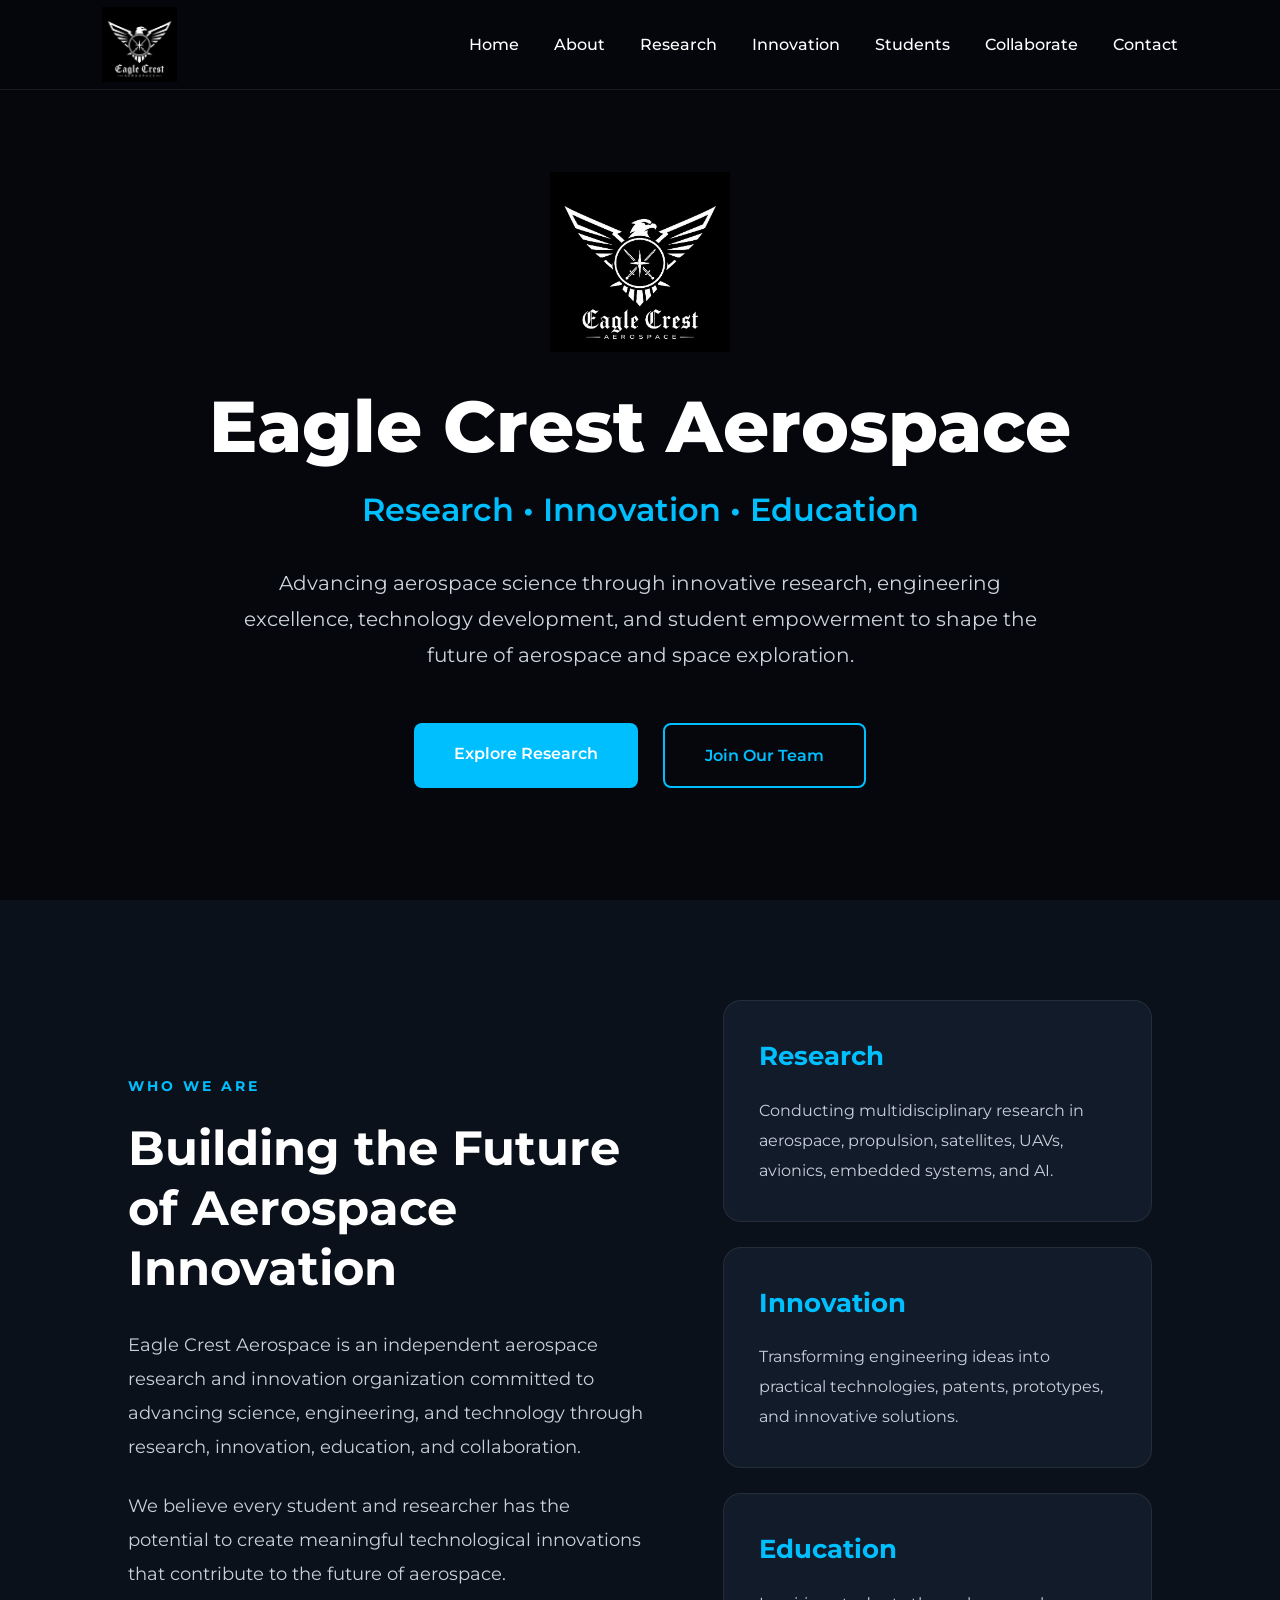
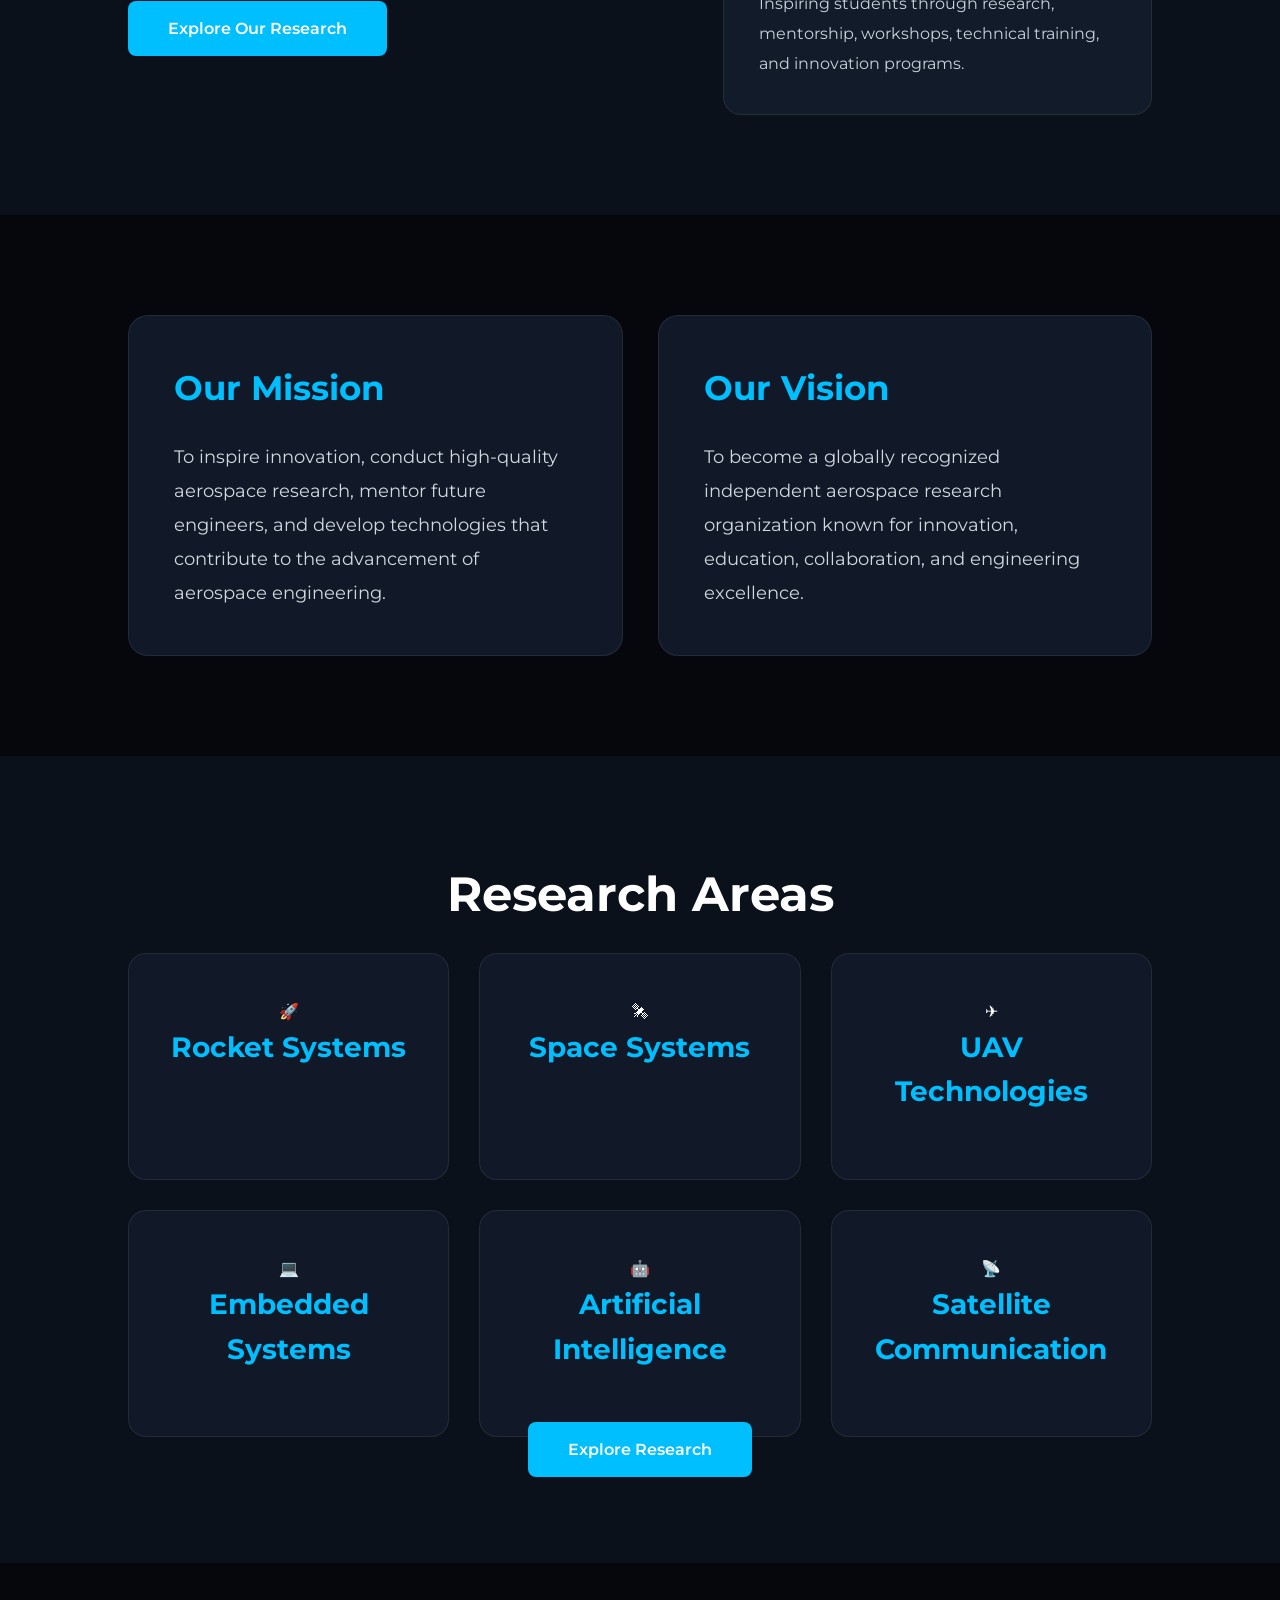
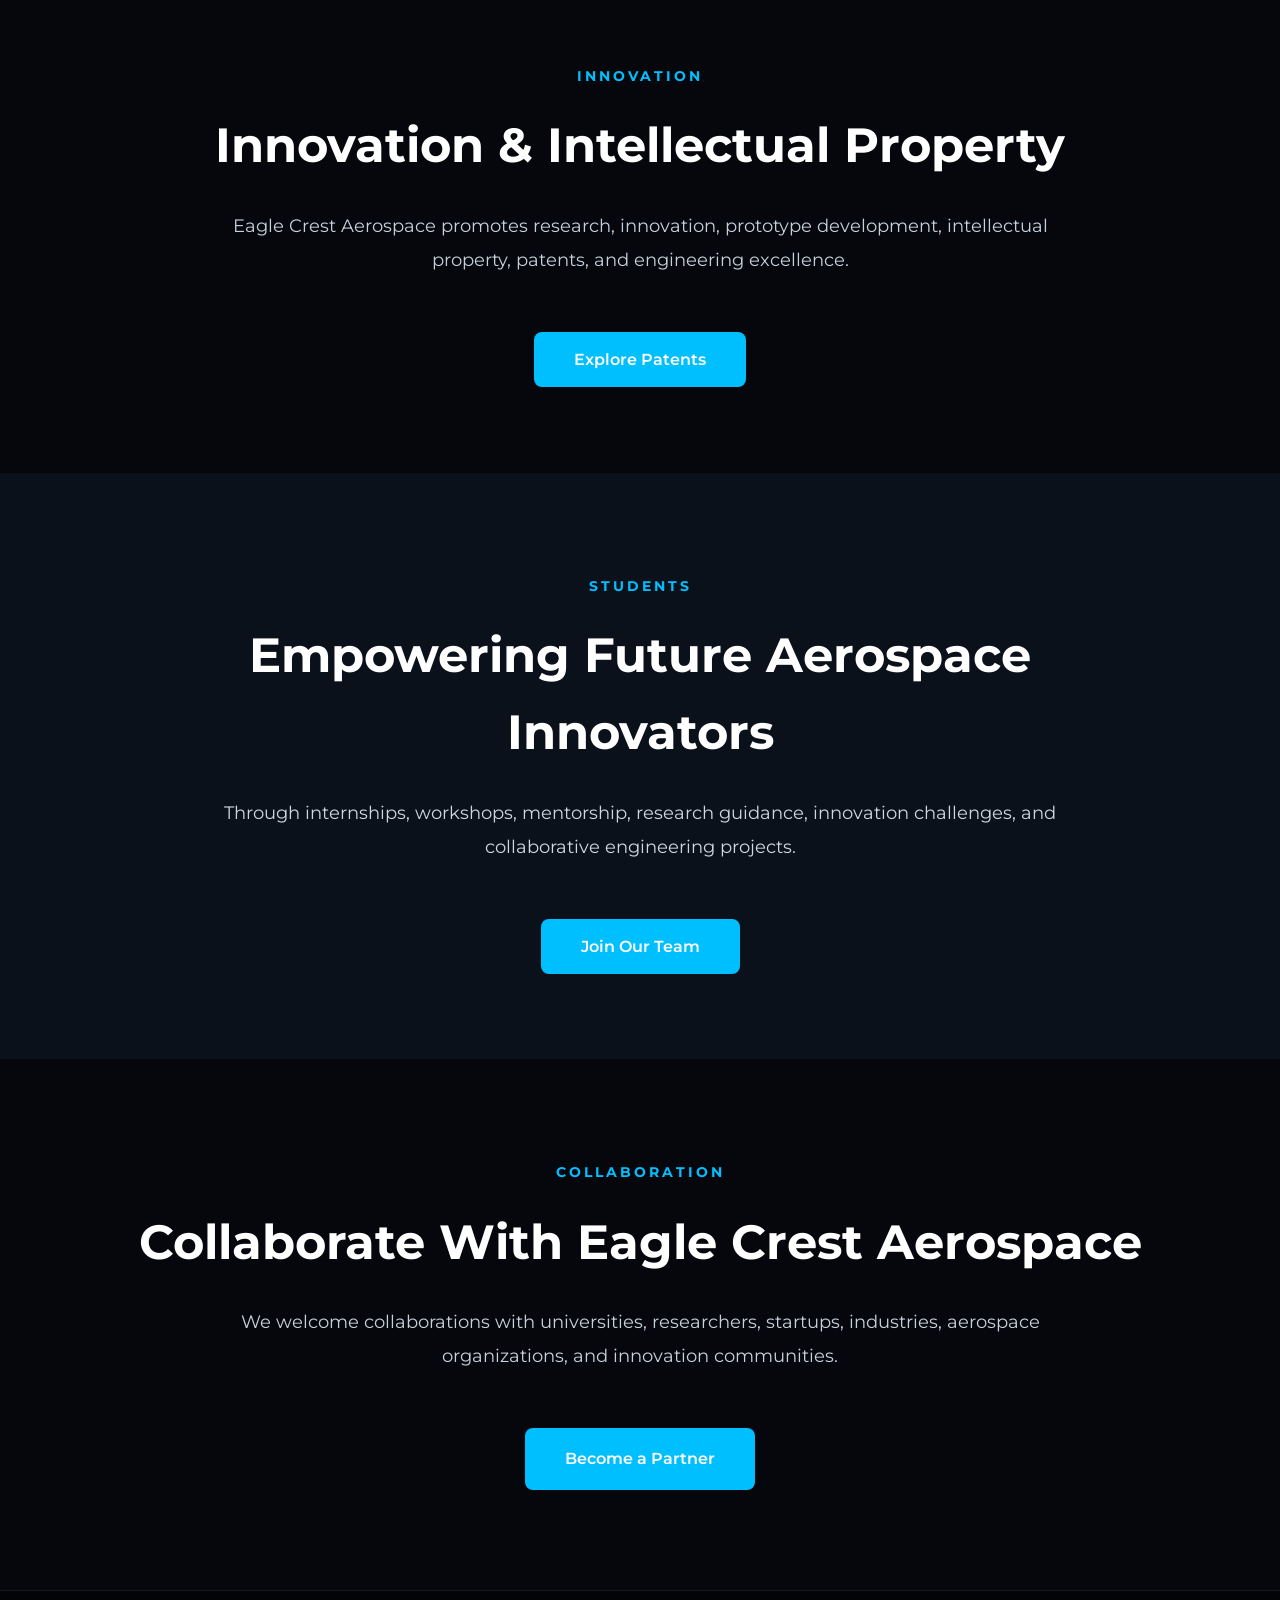
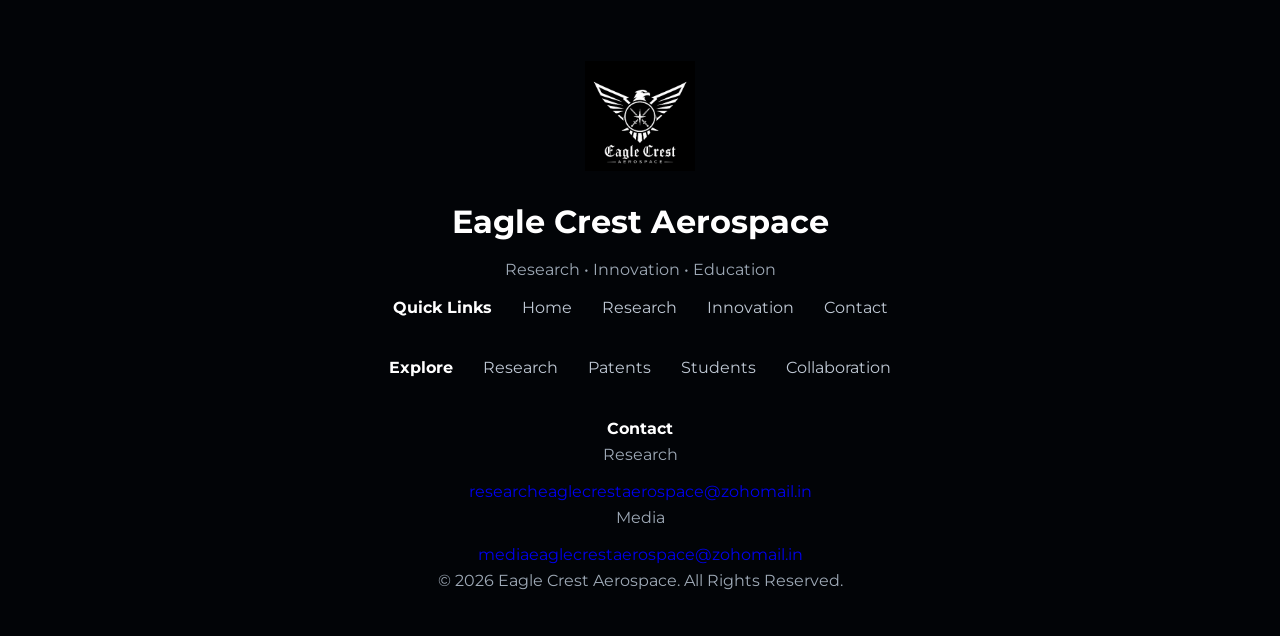
<file: index.html>
<!DOCTYPE html>
<html lang="en">

<head>

    <meta charset="UTF-8">

    <meta name="viewport" content="width=device-width, initial-scale=1.0">

    <title>Eagle Crest Aerospace | Research • Innovation • Education</title>

    <meta name="description"
          content="Eagle Crest Aerospace is an independent aerospace research and innovation organization focused on aerospace engineering, space technology, research, education, and student innovation.">


    <!-- =====================================================
         GOOGLE FONTS
    ====================================================== -->

    <link rel="preconnect" href="https://fonts.googleapis.com">

    <link rel="preconnect"
          href="https://fonts.gstatic.com"
          crossorigin>

    <link href="https://fonts.googleapis.com/css2?family=Montserrat:wght@300;400;500;600;700;800&family=Poppins:wght@300;400;500;600&display=swap"
          rel="stylesheet">


    <!-- =====================================================
         MAIN CSS
    ====================================================== -->

    <link rel="stylesheet"
          href="css/style.css">

</head>


<body>


<!-- =====================================================
     NAVIGATION
===================================================== -->

<header>

    <nav class="navbar">


        <!-- LOGO -->

        <div class="logo">

            <a href="index.html">

                <img src="images/eagle-crest-logo.png"
                     alt="Eagle Crest Aerospace Logo">

            </a>

        </div>


        <!-- NAVIGATION -->

        <ul class="nav-links">


            <li>
                <a href="index.html">
                    Home
                </a>
            </li>


            <li>
                <a href="index.html#about">
                    About
                </a>
            </li>


            <li>
                <a href="research.html">
                    Research
                </a>
            </li>


            <!-- IMPORTANT:
                 Innovation opens patents.html -->

            <li>
                <a href="patents.html">
                    Innovation
                </a>
            </li>


            <li>
                <a href="index.html#students">
                    Students
                </a>
            </li>


            <li>
                <a href="index.html#collaboration">
                    Collaborate
                </a>
            </li>


            <li>
                <a href="contact.html">
                    Contact
                </a>
            </li>


        </ul>

    </nav>

</header>



<!-- =====================================================
     HERO
===================================================== -->

<section class="hero"
         id="home">


    <div class="hero-content">


        <img src="images/eagle-crest-logo.png"
             alt="Eagle Crest Aerospace"
             class="hero-logo">


        <h1>
            Eagle Crest Aerospace
        </h1>


        <h2>
            Research • Innovation • Education
        </h2>


        <p>

            Advancing aerospace science through innovative
            research, engineering excellence, technology
            development, and student empowerment to shape
            the future of aerospace and space exploration.

        </p>


        <div class="hero-buttons">


            <a href="research.html"
               class="primary-btn">

                Explore Research

            </a>


            <a href="contact.html"
               class="secondary-btn">

                Join Our Team

            </a>


        </div>


    </div>

</section>



<!-- =====================================================
     ABOUT
===================================================== -->

<section class="about"
         id="about">


    <div class="about-text">


        <span class="section-tag">
            WHO WE ARE
        </span>


        <h2>
            Building the Future of Aerospace Innovation
        </h2>


        <p>

            Eagle Crest Aerospace is an independent aerospace
            research and innovation organization committed to
            advancing science, engineering, and technology
            through research, innovation, education,
            and collaboration.

        </p>


        <p>

            We believe every student and researcher has the
            potential to create meaningful technological
            innovations that contribute to the future
            of aerospace.

        </p>


        <a href="research.html"
           class="primary-btn">

            Explore Our Research

        </a>


    </div>



    <div class="about-cards">


        <div class="card">

            <h3>
                Research
            </h3>

            <p>

                Conducting multidisciplinary research in
                aerospace, propulsion, satellites, UAVs,
                avionics, embedded systems, and AI.

            </p>

        </div>



        <div class="card">

            <h3>
                Innovation
            </h3>

            <p>

                Transforming engineering ideas into practical
                technologies, patents, prototypes,
                and innovative solutions.

            </p>

        </div>



        <div class="card">

            <h3>
                Education
            </h3>

            <p>

                Inspiring students through research,
                mentorship, workshops, technical training,
                and innovation programs.

            </p>

        </div>


    </div>

</section>



<!-- =====================================================
     MISSION & VISION
===================================================== -->

<section class="mission">


    <div class="mission-box">


        <h2>
            Our Mission
        </h2>


        <p>

            To inspire innovation, conduct high-quality
            aerospace research, mentor future engineers,
            and develop technologies that contribute
            to the advancement of aerospace engineering.

        </p>


    </div>



    <div class="mission-box">


        <h2>
            Our Vision
        </h2>


        <p>

            To become a globally recognized independent
            aerospace research organization known for
            innovation, education, collaboration,
            and engineering excellence.

        </p>


    </div>


</section>



<!-- =====================================================
     RESEARCH
===================================================== -->

<section class="research"
         id="research">


    <h2>
        Research Areas
    </h2>


    <div class="research-grid">


        <div class="research-card">

            <span class="research-icon">
                🚀
            </span>

            <h3>
                Rocket Systems
            </h3>

        </div>



        <div class="research-card">

            <span class="research-icon">
                🛰
            </span>

            <h3>
                Space Systems
            </h3>

        </div>



        <div class="research-card">

            <span class="research-icon">
                ✈
            </span>

            <h3>
                UAV Technologies
            </h3>

        </div>



        <div class="research-card">

            <span class="research-icon">
                💻
            </span>

            <h3>
                Embedded Systems
            </h3>

        </div>



        <div class="research-card">

            <span class="research-icon">
                🤖
            </span>

            <h3>
                Artificial Intelligence
            </h3>

        </div>



        <div class="research-card">

            <span class="research-icon">
                📡
            </span>

            <h3>
                Satellite Communication
            </h3>

        </div>


    </div>


    <div class="section-action">

        <a href="research.html"
           class="primary-btn">

            Explore Research

        </a>

    </div>


</section>



<!-- =====================================================
     INNOVATION
===================================================== -->

<section class="innovation"
         id="innovation">


    <span class="section-tag">
        INNOVATION
    </span>


    <h2>
        Innovation & Intellectual Property
    </h2>


    <p>

        Eagle Crest Aerospace promotes research,
        innovation, prototype development,
        intellectual property, patents,
        and engineering excellence.

    </p>


    <!-- IMPORTANT:
         This opens patents.html -->

    <a href="patents.html"
       class="primary-btn">

        Explore Patents

    </a>


</section>



<!-- =====================================================
     STUDENTS
===================================================== -->

<section class="students"
         id="students">


    <span class="section-tag">
        STUDENTS
    </span>


    <h2>
        Empowering Future Aerospace Innovators
    </h2>


    <p>

        Through internships, workshops, mentorship,
        research guidance, innovation challenges,
        and collaborative engineering projects.

    </p>


    <a href="contact.html"
       class="primary-btn">

        Join Our Team

    </a>


</section>



<!-- =====================================================
     COLLABORATION
===================================================== -->

<section class="collaboration"
         id="collaboration">


    <span class="section-tag">
        COLLABORATION
    </span>


    <h2>
        Collaborate With Eagle Crest Aerospace
    </h2>


    <p>

        We welcome collaborations with universities,
        researchers, startups, industries,
        aerospace organizations,
        and innovation communities.

    </p>


    <a href="contact.html"
       class="primary-btn">

        Become a Partner

    </a>


</section>



<!-- =====================================================
     FOOTER
===================================================== -->

<footer id="contact">


    <div class="footer-content">


        <!-- BRAND -->

        <div class="footer-brand">


            <img src="images/eagle-crest-logo.png"
                 alt="Eagle Crest Aerospace Logo">


            <h3>
                Eagle Crest Aerospace
            </h3>


            <p>
                Research • Innovation • Education
            </p>


        </div>



        <!-- QUICK LINKS -->

        <div class="footer-links">


            <h4>
                Quick Links
            </h4>


            <a href="index.html">
                Home
            </a>


            <a href="research.html">
                Research
            </a>


            <a href="patents.html">
                Innovation
            </a>


            <a href="contact.html">
                Contact
            </a>


        </div>



        <!-- EXPLORE -->

        <div class="footer-links">


            <h4>
                Explore
            </h4>


            <a href="research.html">
                Research
            </a>


            <a href="patents.html">
                Patents
            </a>


            <a href="index.html#students">
                Students
            </a>


            <a href="index.html#collaboration">
                Collaboration
            </a>


        </div>



        <!-- CONTACT -->

        <div class="footer-contact">


            <h4>
                Contact
            </h4>


            <p>
                Research
            </p>


            <a href="mailto:researcheaglecrestaerospace@zohomail.in">

                researcheaglecrestaerospace@zohomail.in

            </a>


            <p>
                Media
            </p>


            <a href="mailto:mediaeaglecrestaerospace@zohomail.in">

                mediaeaglecrestaerospace@zohomail.in

            </a>


        </div>


    </div>



    <!-- COPYRIGHT -->

    <div class="footer-bottom">


        <p>

            © 2026 Eagle Crest Aerospace.
            All Rights Reserved.

        </p>


    </div>


</footer>



<!-- =====================================================
     JAVASCRIPT
===================================================== -->

<script src="js/script.js"></script>


</body>

</html>
</file>
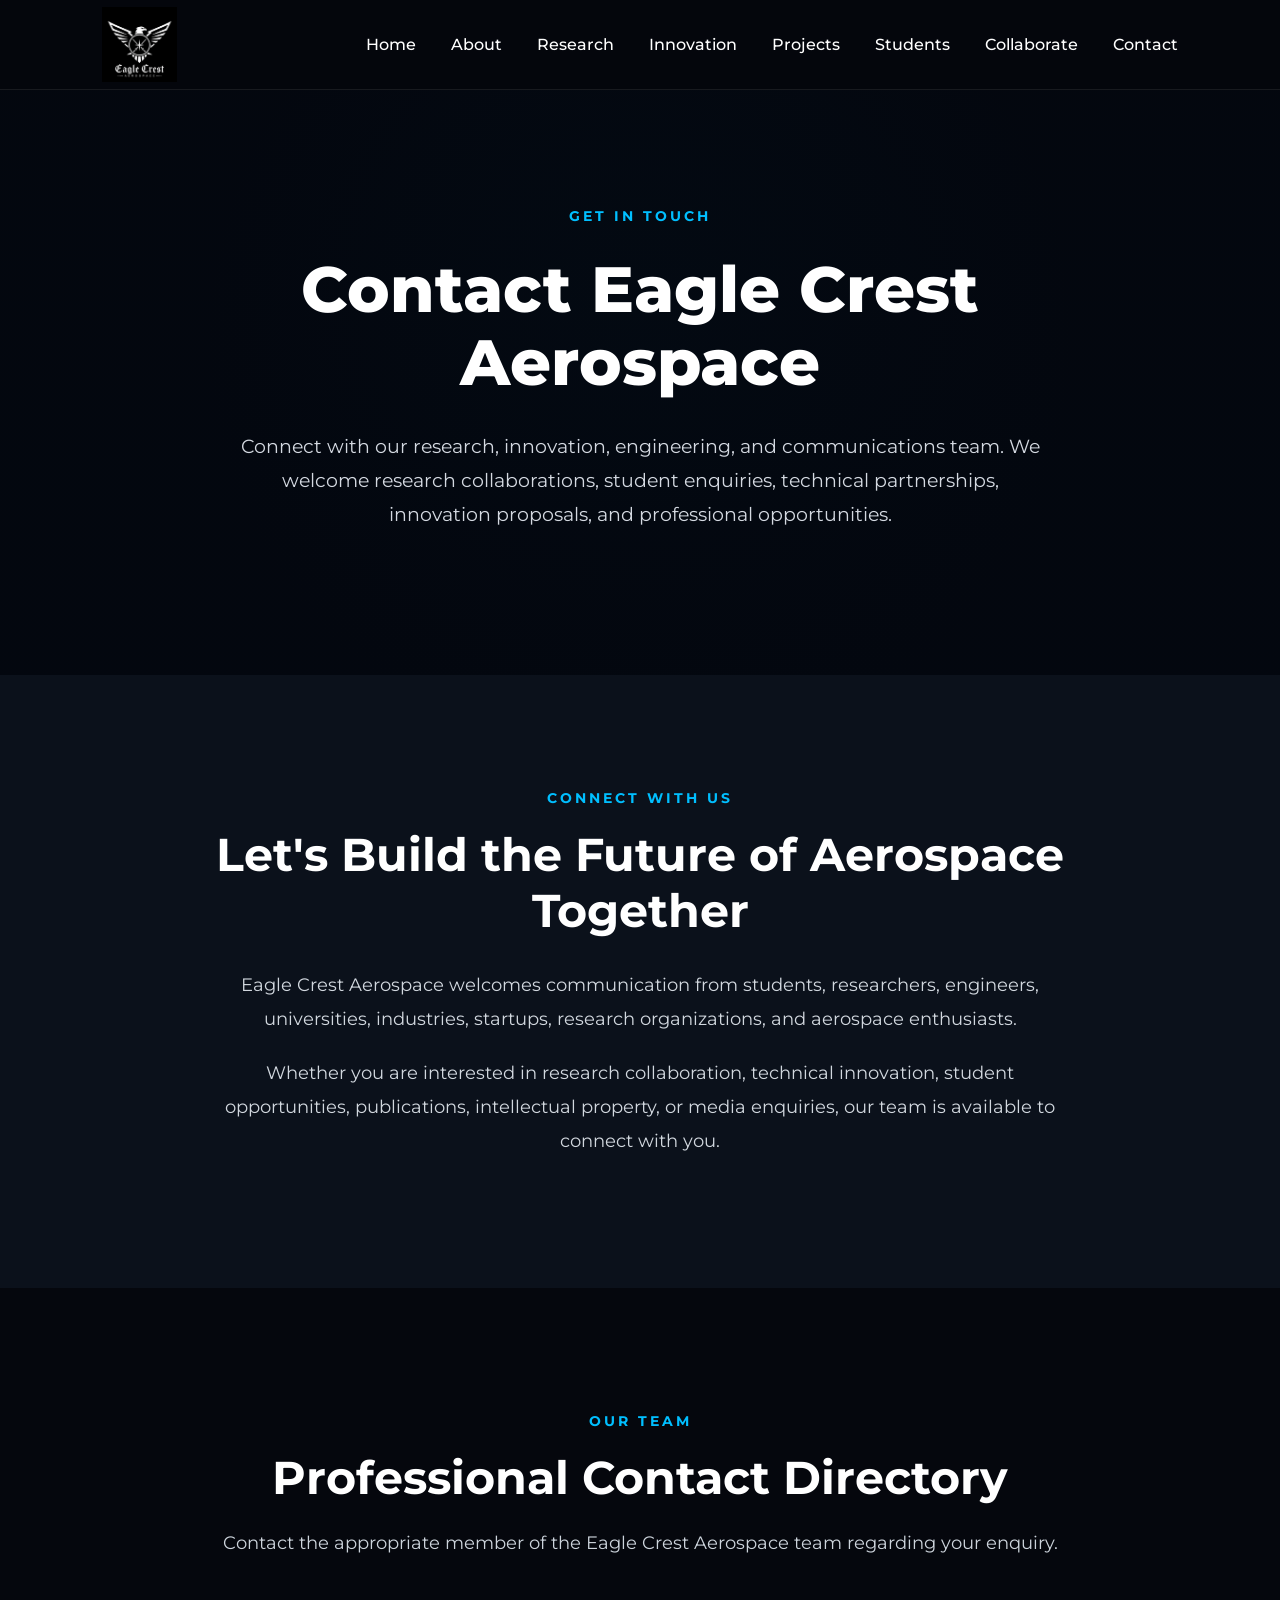
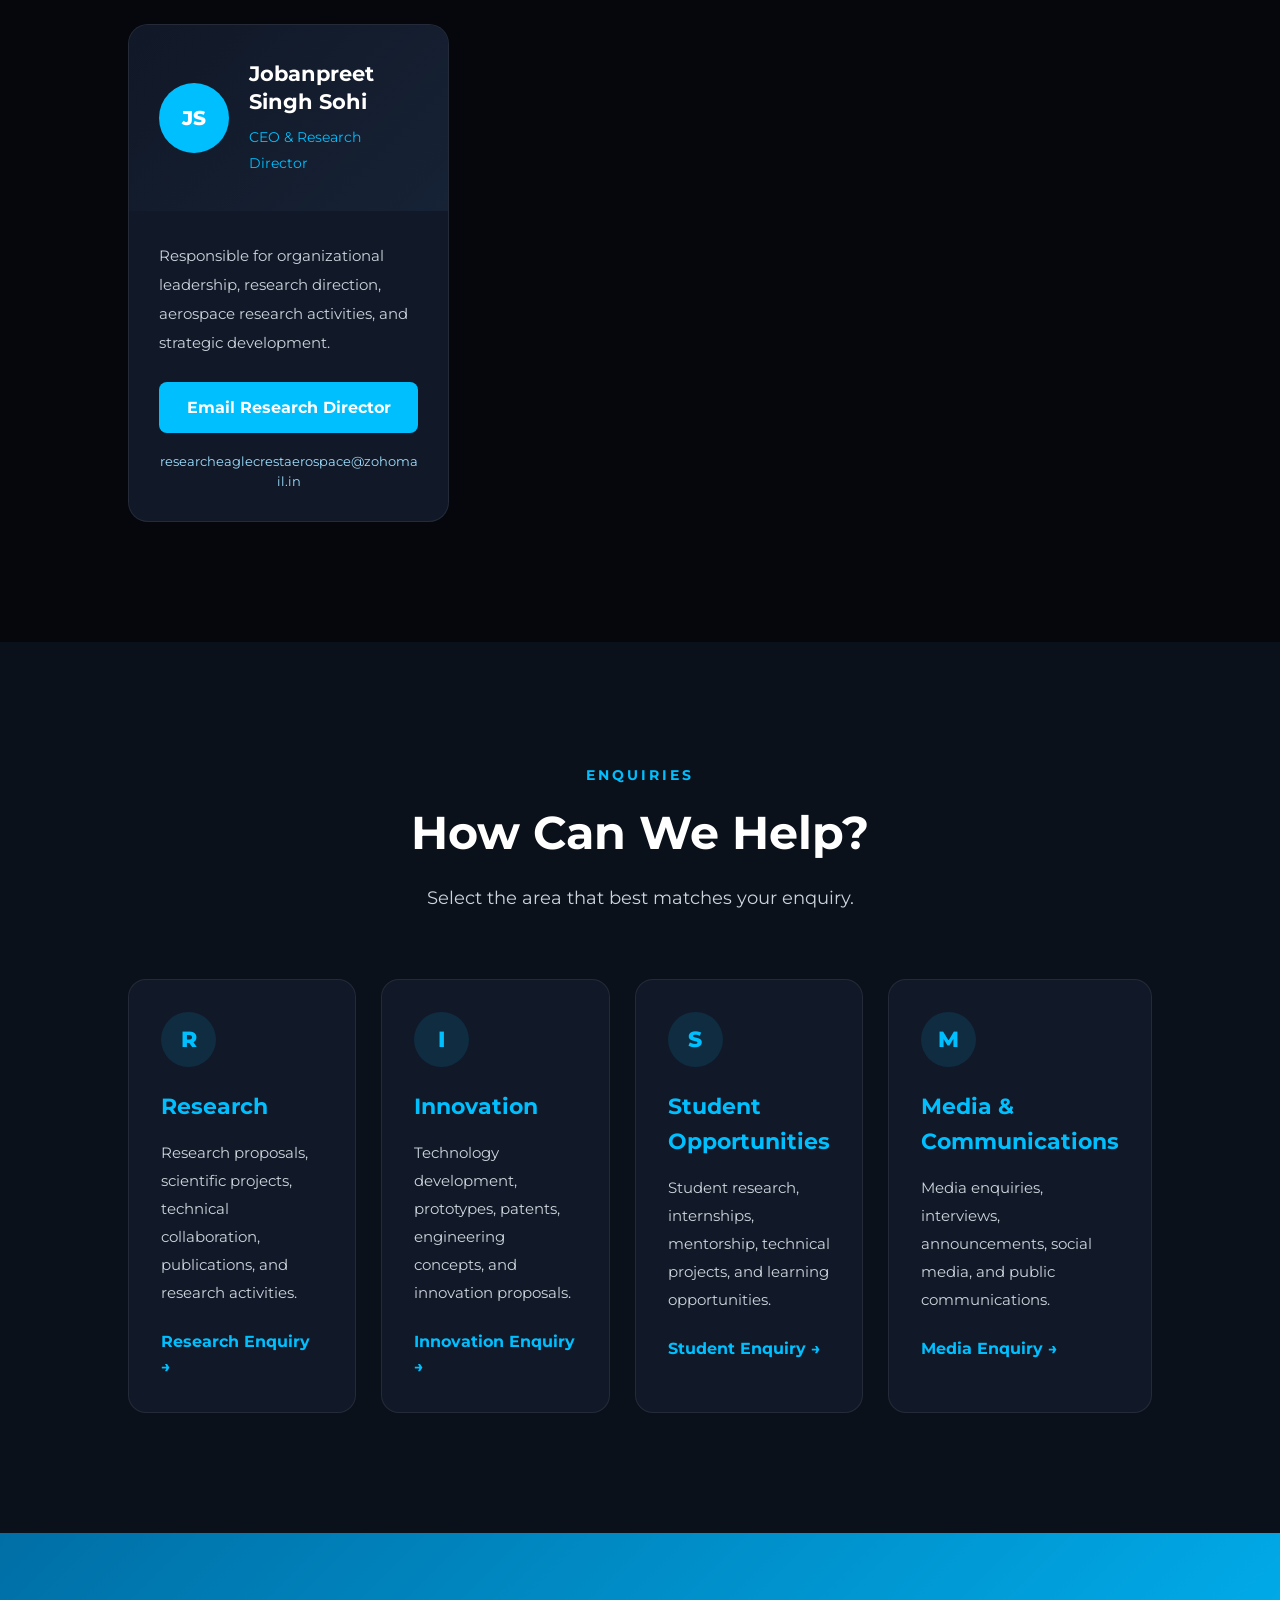
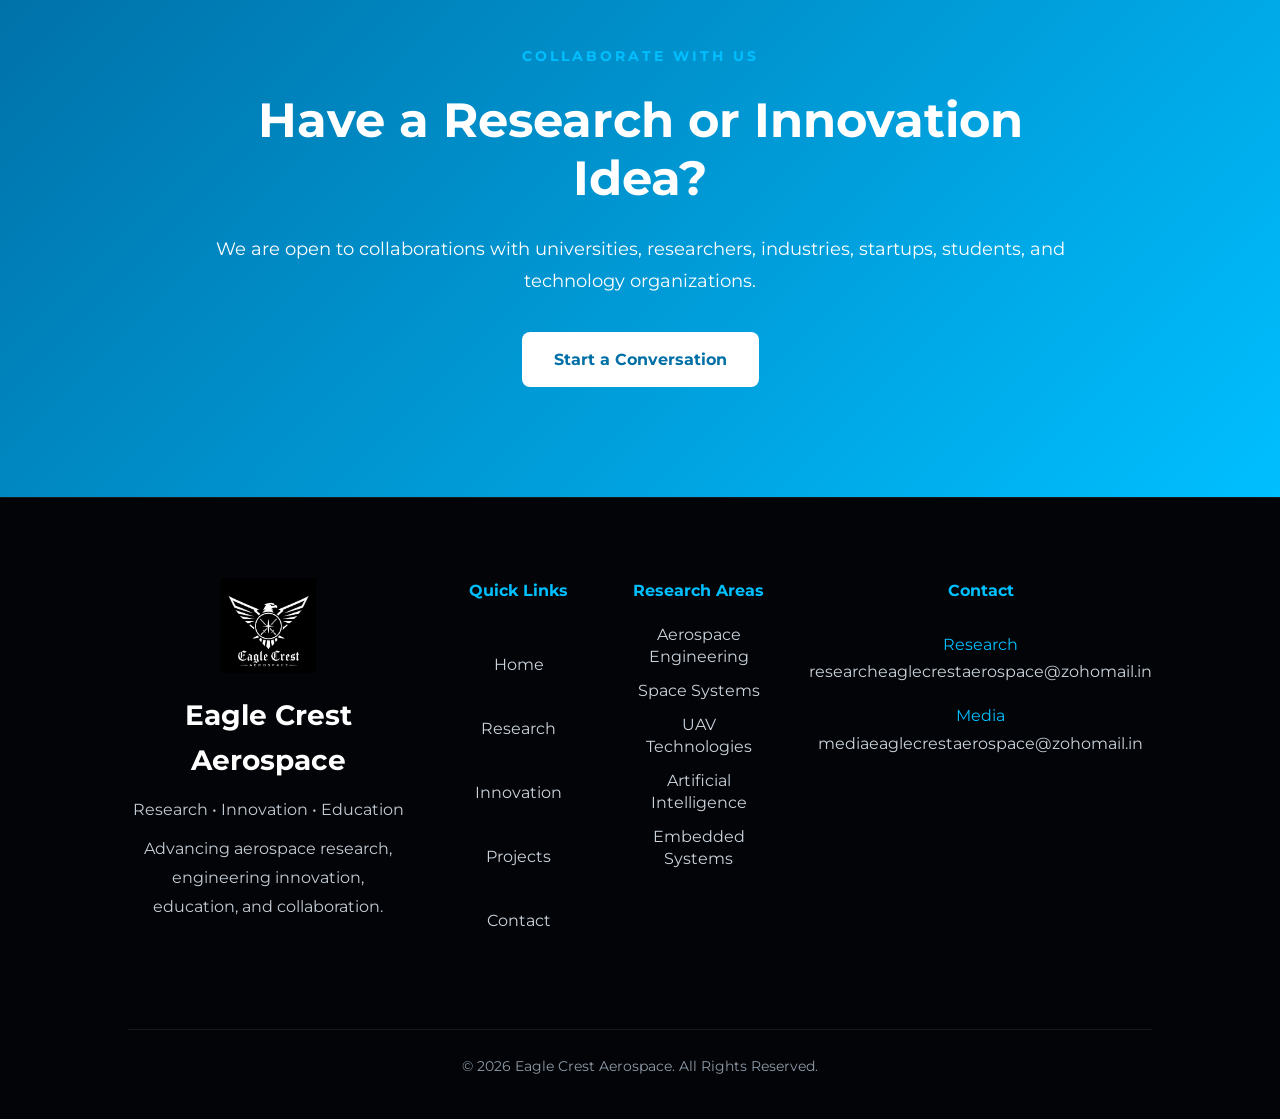
<file: contact.html>
<!DOCTYPE html>
<html lang="en">

<head>

    <meta charset="UTF-8">

    <meta name="viewport" content="width=device-width, initial-scale=1.0">

    <title>Contact | Eagle Crest Aerospace</title>

    <meta name="description"
          content="Contact Eagle Crest Aerospace for research, innovation, collaboration, student programs, and aerospace opportunities.">

    <!-- Google Fonts -->

    <link rel="preconnect" href="https://fonts.googleapis.com">

    <link rel="preconnect" href="https://fonts.gstatic.com" crossorigin>

    <link href="https://fonts.googleapis.com/css2?family=Montserrat:wght@300;400;500;600;700;800&display=swap"
          rel="stylesheet">

    <!-- Main Website CSS -->

    <link rel="stylesheet" href="css/style.css">

    <!-- Contact Page CSS -->

    <link rel="stylesheet" href="css/contact.css">

</head>


<body>


<!-- =====================================================
NAVIGATION
===================================================== -->

<header>

    <nav class="navbar">

        <div class="logo">

            <a href="index.html">

                <img src="images/eagle-crest-logo.png"
                     alt="Eagle Crest Aerospace">

            </a>

        </div>


        <ul class="nav-links">

            <li>
                <a href="index.html">
                    Home
                </a>
            </li>

            <li>
                <a href="index.html#about">
                    About
                </a>
            </li>

            <li>
                <a href="research.html">
                    Research
                </a>
            </li>

            <li>
                <a href="#">
                    Innovation
                </a>
            </li>

            <li>
                <a href="#">
                    Projects
                </a>
            </li>

            <li>
                <a href="#">
                    Students
                </a>
            </li>

            <li>
                <a href="#">
                    Collaborate
                </a>
            </li>

            <li>
                <a href="contact.html" class="active">
                    Contact
                </a>
            </li>

        </ul>

    </nav>

</header>



<!-- =====================================================
CONTACT HERO
===================================================== -->

<section class="contact-hero">

    <div class="contact-hero-content">

        <span class="contact-tag">
            GET IN TOUCH
        </span>

        <h1>
            Contact Eagle Crest Aerospace
        </h1>

        <p>

            Connect with our research, innovation,
            engineering, and communications team.

            We welcome research collaborations,
            student enquiries, technical partnerships,
            innovation proposals, and professional
            opportunities.

        </p>

    </div>

</section>



<!-- =====================================================
CONTACT INTRODUCTION
===================================================== -->

<section class="contact-intro">

    <div class="contact-intro-content">

        <span class="section-tag">
            CONNECT WITH US
        </span>

        <h2>
            Let's Build the Future of Aerospace Together
        </h2>

        <p>

            Eagle Crest Aerospace welcomes communication
            from students, researchers, engineers,
            universities, industries, startups,
            research organizations, and aerospace
            enthusiasts.

        </p>

        <p>

            Whether you are interested in research
            collaboration, technical innovation,
            student opportunities, publications,
            intellectual property, or media enquiries,
            our team is available to connect with you.

        </p>

    </div>

</section>



<!-- =====================================================
OUR TEAM
===================================================== -->

<section class="contact-team">

    <div class="section-heading">

        <span class="section-tag">
            OUR TEAM
        </span>

        <h2>
            Professional Contact Directory
        </h2>

        <p>

            Contact the appropriate member of the
            Eagle Crest Aerospace team regarding
            your enquiry.

        </p>

    </div>


    <div class="contact-grid">


        <!-- =================================================
        PERSON 1: JOBANPREET SINGH SOHI
        ================================================== -->

        <div class="contact-card">

            <div class="contact-card-top">

                <div class="contact-avatar">
                    JS
                </div>

                <div>

                    <h3>
                        Jobanpreet Singh Sohi
                    </h3>

                    <span>
                        CEO & Research Director
                    </span>

                </div>

            </div>


            <div class="contact-card-body">

                <p>

                    Responsible for organizational
                    leadership, research direction,
                    aerospace research activities,
                    and strategic development.

                </p>

                <a class="email-button"
                   href="mailto:researcheaglecrestaerospace@zohomail.in">

                    Email Research Director

                </a>

                <a class="email-address"
                   href="mailto:researcheaglecrestaerospace@zohomail.in">

                    researcheaglecrestaerospace@zohomail.in

                </a>

            </div>

        </div>


    </div>

</section>



<!-- =====================================================
ENQUIRY AREAS
===================================================== -->

<section class="enquiry-section">

    <div class="section-heading">

        <span class="section-tag">
            ENQUIRIES
        </span>

        <h2>
            How Can We Help?
        </h2>

        <p>

            Select the area that best matches
            your enquiry.

        </p>

    </div>


    <div class="enquiry-grid">


        <!-- RESEARCH ENQUIRY -->

        <div class="enquiry-card">

            <div class="enquiry-icon">
                R
            </div>

            <h3>
                Research
            </h3>

            <p>

                Research proposals, scientific
                projects, technical collaboration,
                publications, and research activities.

            </p>

            <a href="mailto:researcheaglecrestaerospace@zohomail.in">

                Research Enquiry →

            </a>

        </div>



        <!-- INNOVATION ENQUIRY -->

        <div class="enquiry-card">

            <div class="enquiry-icon">
                I
            </div>

            <h3>
                Innovation
            </h3>

            <p>

                Technology development,
                prototypes, patents,
                engineering concepts,
                and innovation proposals.

            </p>

            <a href="mailto:kashisheaglecrestaerospace@zohomail.in">

                Innovation Enquiry →

            </a>

        </div>



        <!-- STUDENT OPPORTUNITIES -->

        <div class="enquiry-card">

            <div class="enquiry-icon">
                S
            </div>

            <h3>
                Student Opportunities
            </h3>

            <p>

                Student research,
                internships, mentorship,
                technical projects,
                and learning opportunities.

            </p>

            <a href="mailto:researcheaglecrestaerospace@zohomail.in">

                Student Enquiry →

            </a>

        </div>



        <!-- MEDIA ENQUIRY -->

        <div class="enquiry-card">

            <div class="enquiry-icon">
                M
            </div>

            <h3>
                Media & Communications
            </h3>

            <p>

                Media enquiries,
                interviews, announcements,
                social media,
                and public communications.

            </p>

            <a href="mailto:mediaeaglecrestaerospace@zohomail.in">

                Media Enquiry →

            </a>

        </div>


    </div>

</section>



<!-- =====================================================
COLLABORATION CTA
===================================================== -->

<section class="contact-cta">

    <div class="contact-cta-content">

        <span class="contact-tag">
            COLLABORATE WITH US
        </span>

        <h2>
            Have a Research or Innovation Idea?
        </h2>

        <p>

            We are open to collaborations with
            universities, researchers, industries,
            startups, students, and technology
            organizations.

        </p>

        <a class="cta-button"
           href="mailto:researcheaglecrestaerospace@zohomail.in">

            Start a Conversation

        </a>

    </div>

</section>



<!-- =====================================================
FOOTER
===================================================== -->

<footer>

    <div class="footer-container">


        <!-- FOOTER ABOUT -->

        <div class="footer-about">

            <img src="images/eagle-crest-logo.png"
                 alt="Eagle Crest Aerospace Logo">

            <h3>
                Eagle Crest Aerospace
            </h3>

            <p>
                Research • Innovation • Education
            </p>

            <p>

                Advancing aerospace research,
                engineering innovation,
                education, and collaboration.

            </p>

        </div>



        <!-- FOOTER QUICK LINKS -->

        <div class="footer-links">

            <h4>
                Quick Links
            </h4>

            <a href="index.html">
                Home
            </a>

            <a href="research.html">
                Research
            </a>

            <a href="#">
                Innovation
            </a>

            <a href="#">
                Projects
            </a>

            <a href="contact.html">
                Contact
            </a>

        </div>



        <!-- FOOTER RESEARCH AREAS -->

        <div class="footer-research">

            <h4>
                Research Areas
            </h4>

            <a href="#">
                Aerospace Engineering
            </a>

            <a href="#">
                Space Systems
            </a>

            <a href="#">
                UAV Technologies
            </a>

            <a href="#">
                Artificial Intelligence
            </a>

            <a href="#">
                Embedded Systems
            </a>

        </div>



        <!-- FOOTER CONTACT -->

        <div class="footer-contact">

            <h4>
                Contact
            </h4>

            <p>
                Research
            </p>

            <a href="mailto:researcheaglecrestaerospace@zohomail.in">
                researcheaglecrestaerospace@zohomail.in
            </a>

            <p>
                Media
            </p>

            <a href="mailto:mediaeaglecrestaerospace@zohomail.in">
                mediaeaglecrestaerospace@zohomail.in
            </a>

        </div>


    </div>


    <hr>


    <p class="copyright">

        © 2026 Eagle Crest Aerospace.
        All Rights Reserved.

    </p>

</footer>


<script src="js/script.js"></script>

</body>

</html>
</file>
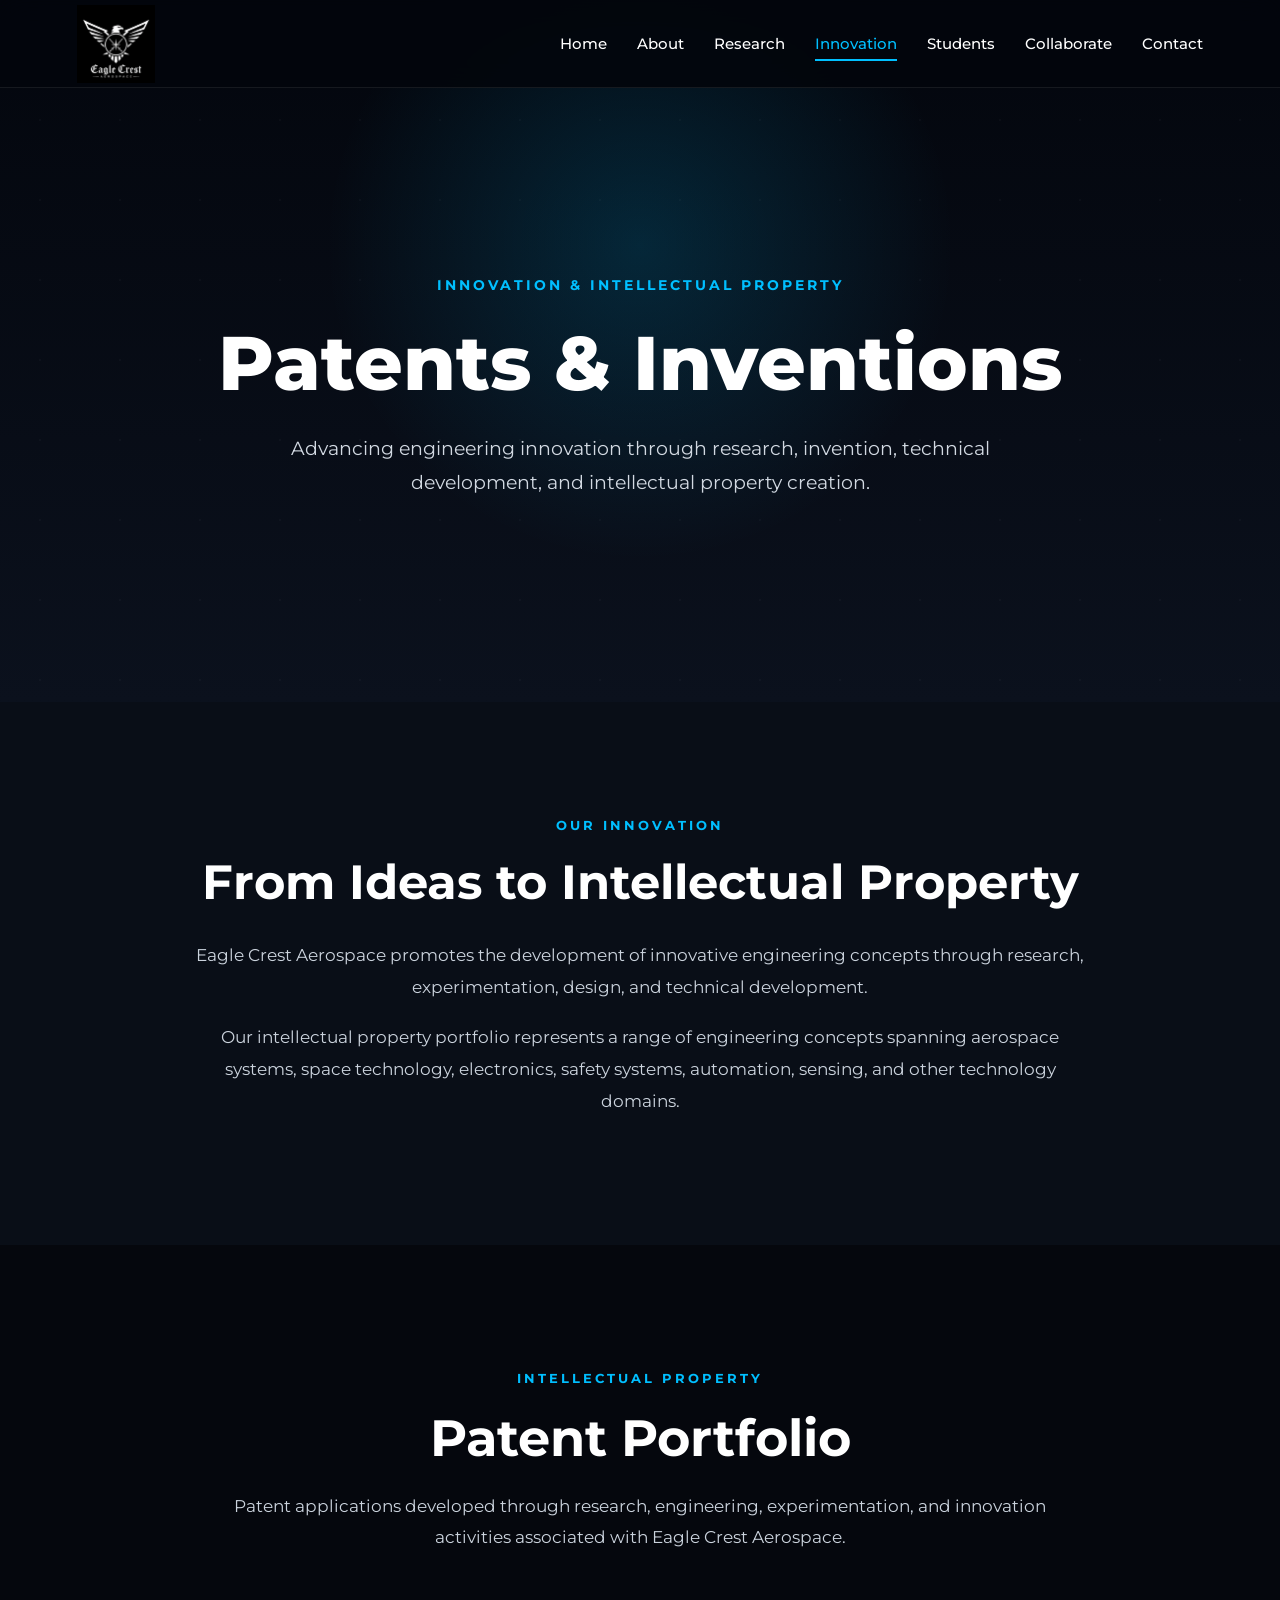
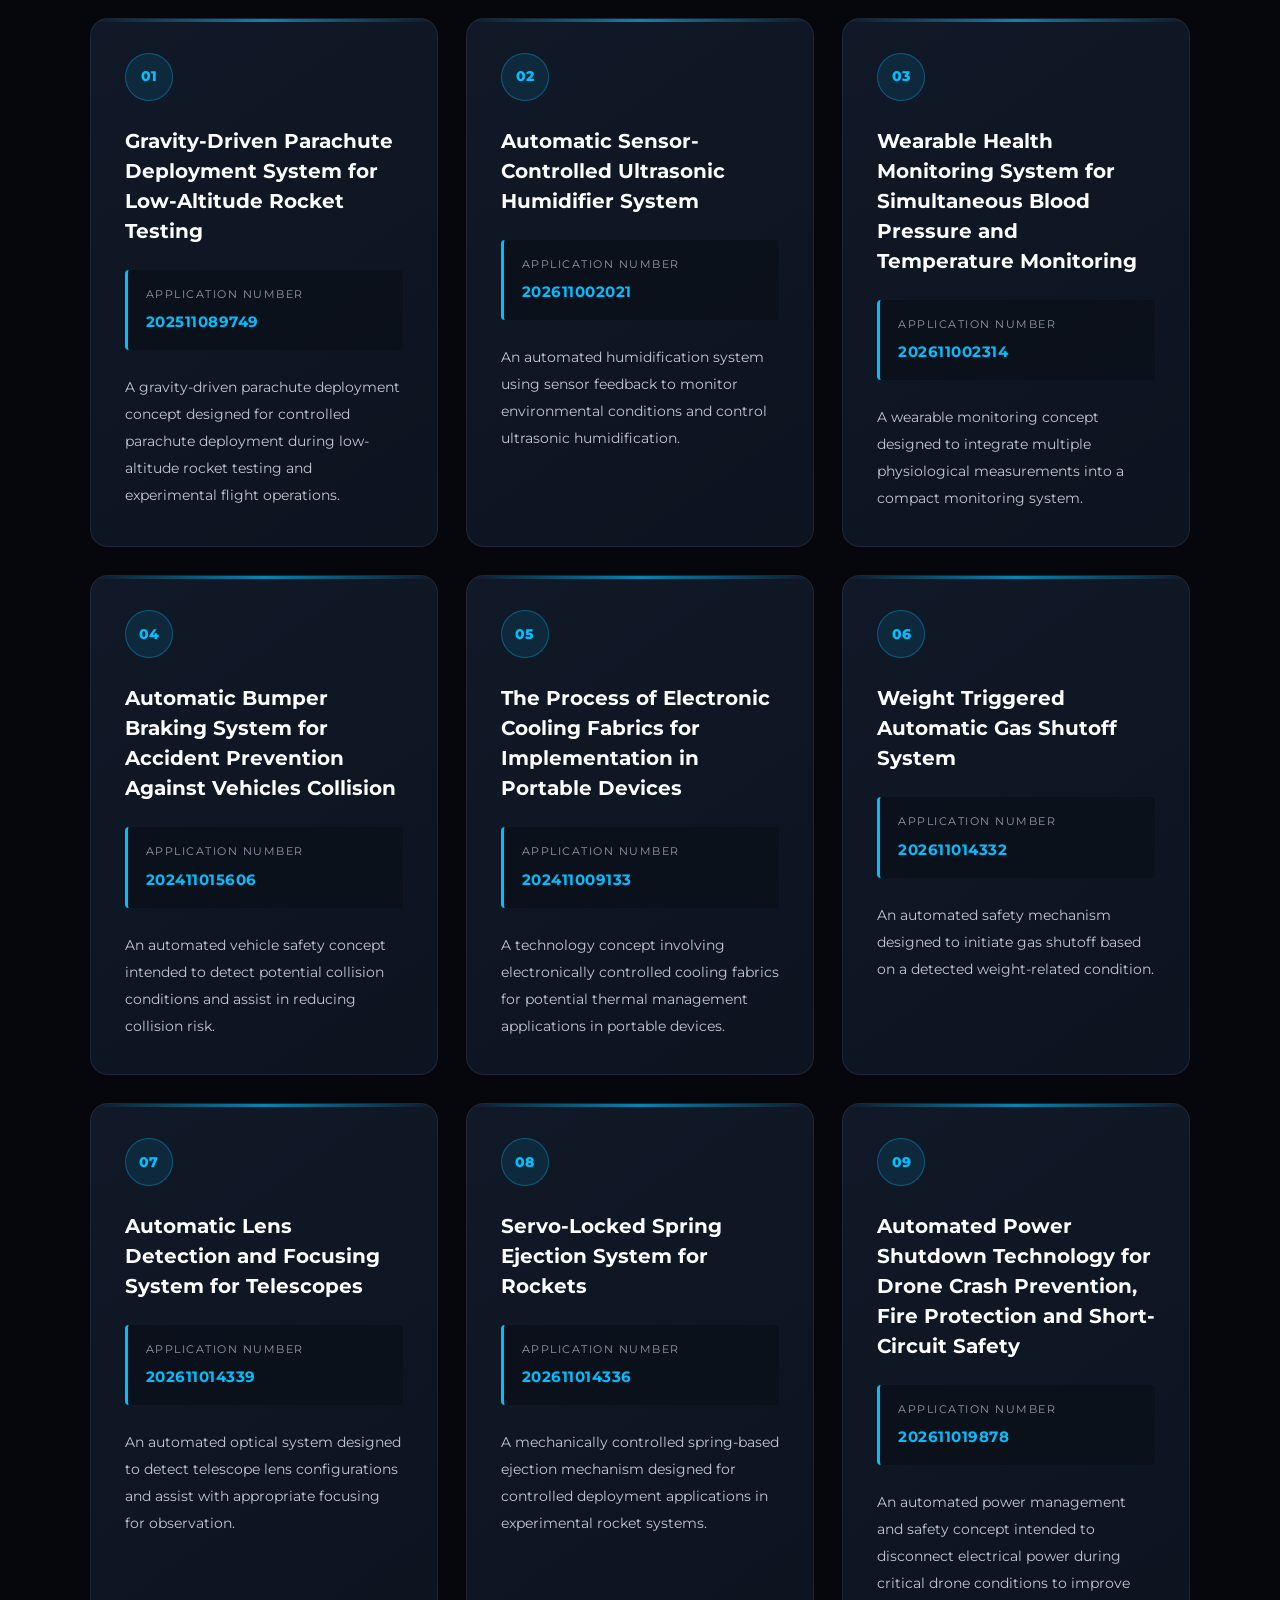
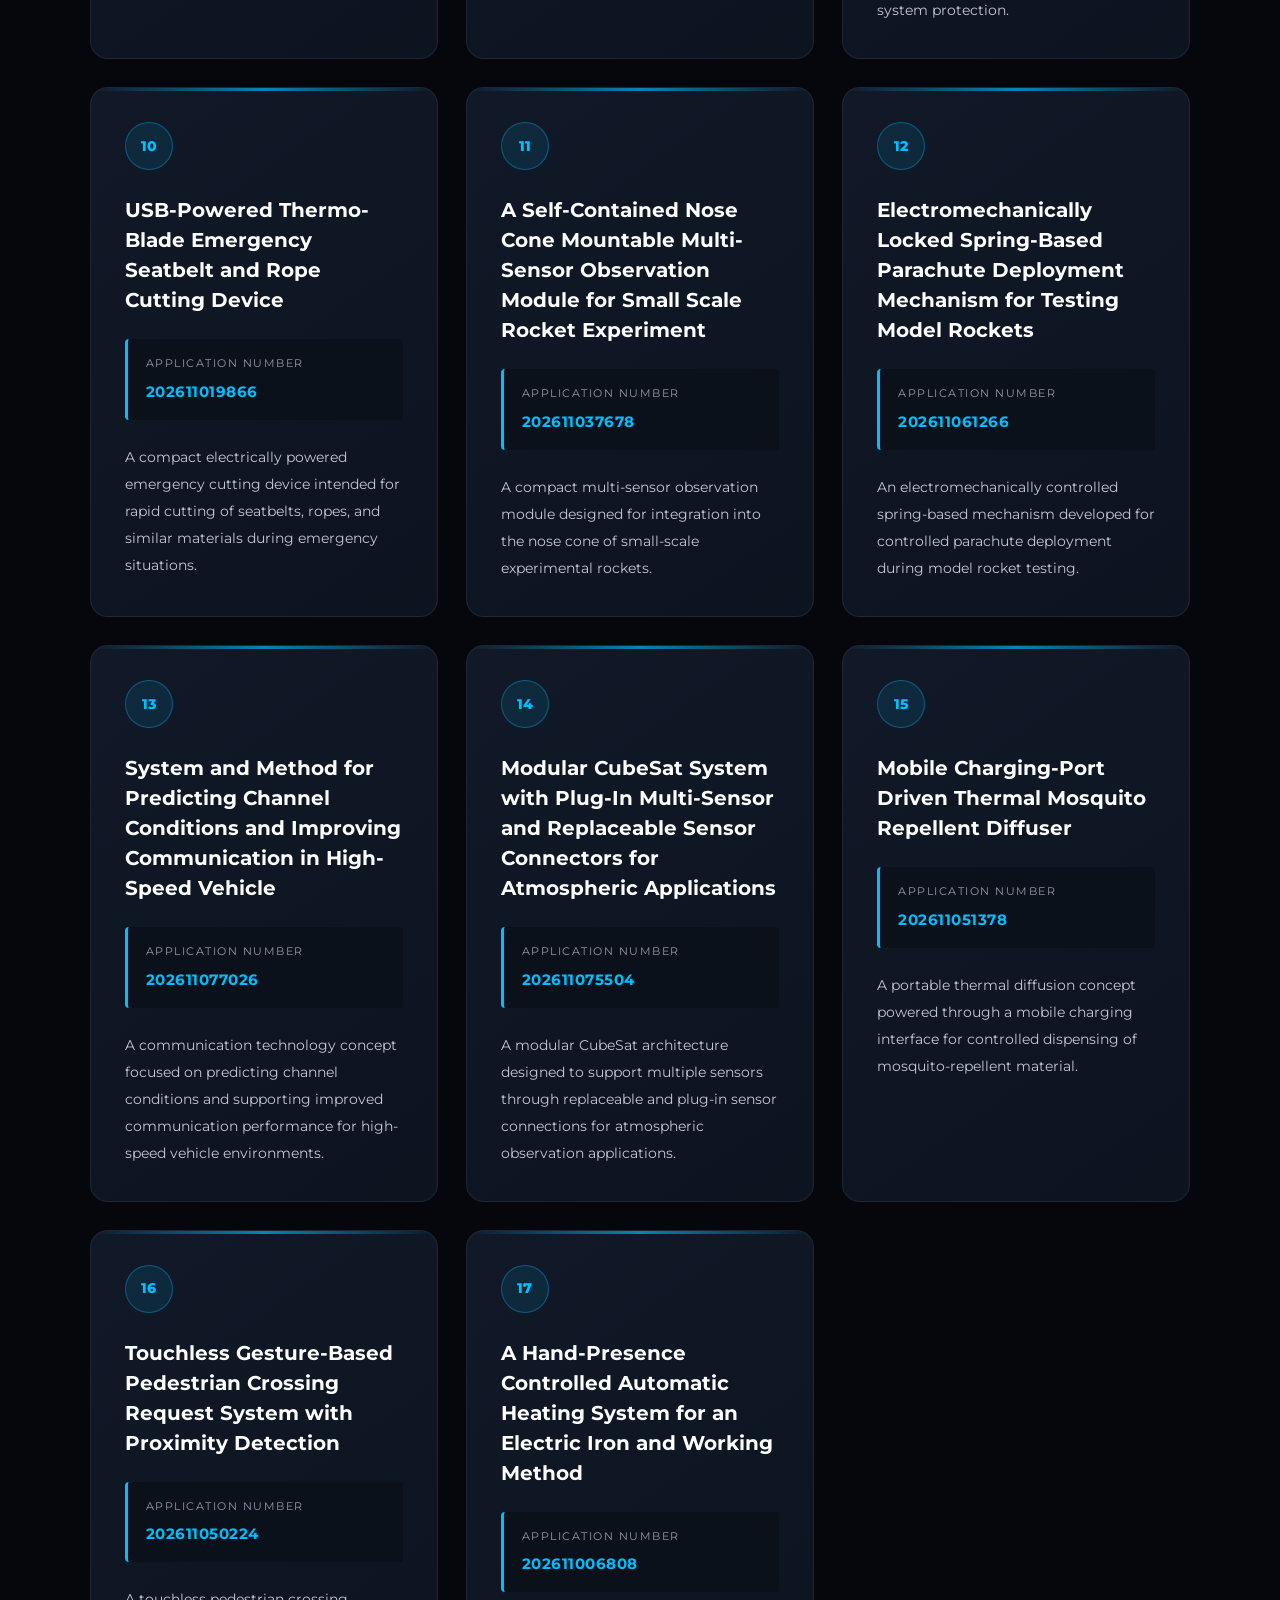
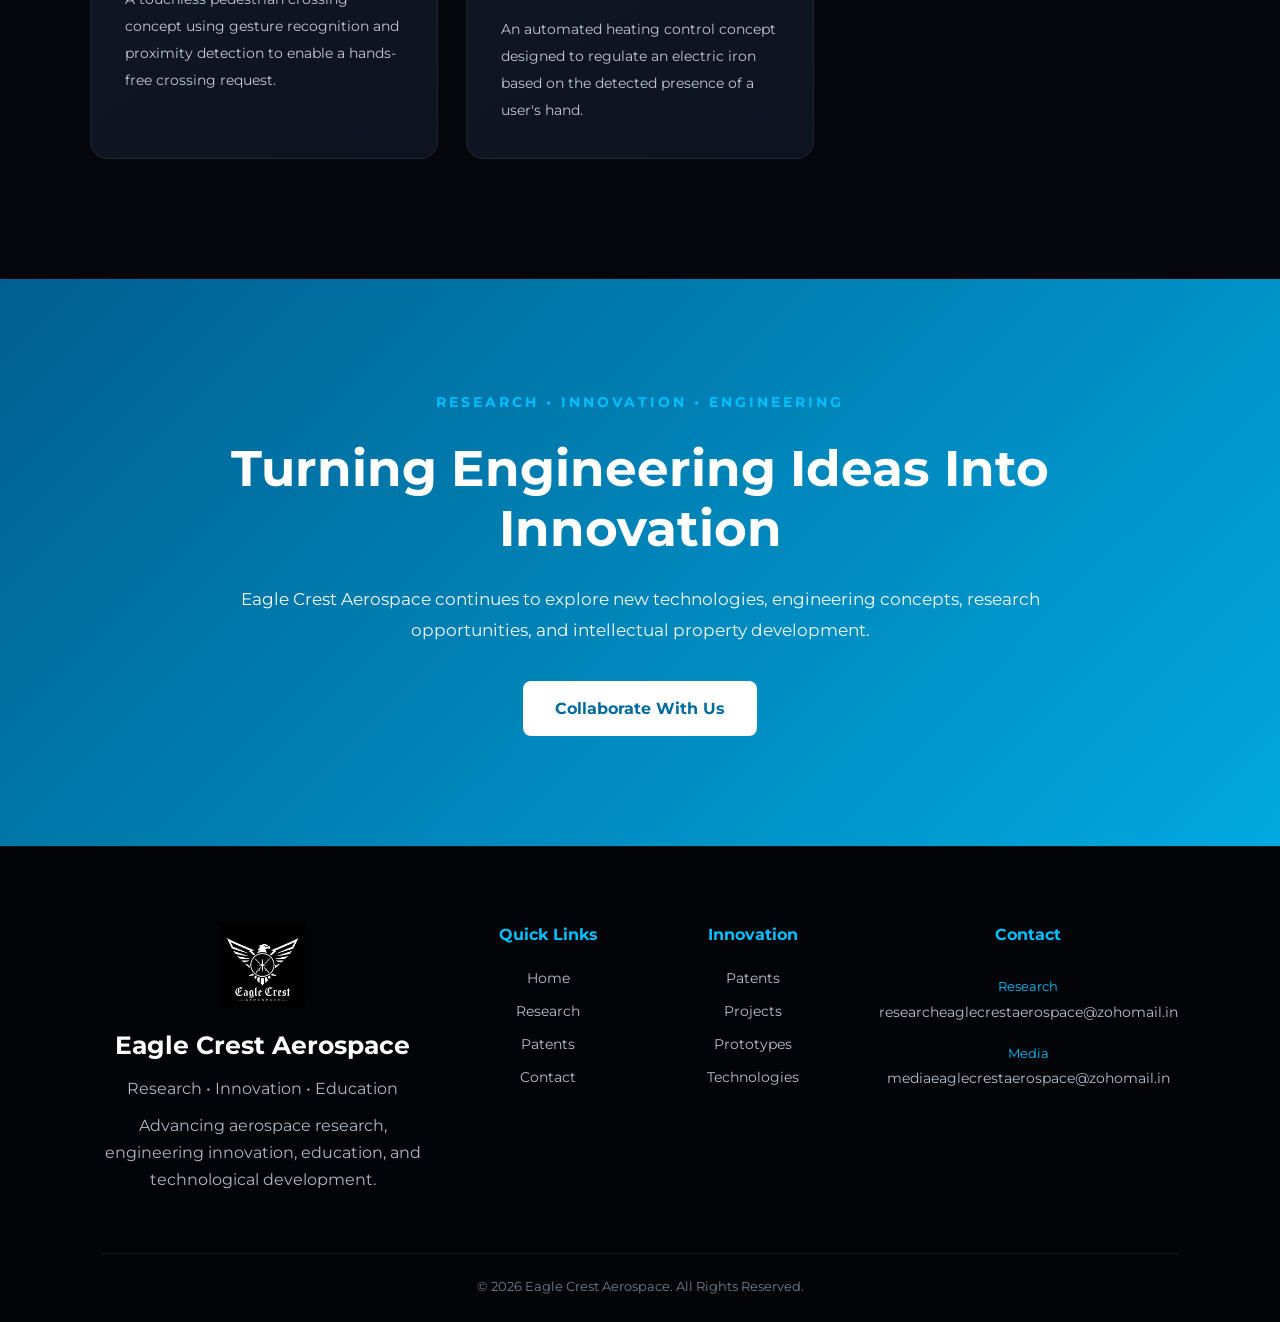
<file: patents.html>
<!DOCTYPE html>
<html lang="en">

<head>

    <meta charset="UTF-8">

    <meta name="viewport" content="width=device-width, initial-scale=1.0">

    <title>Patents & Intellectual Property | Eagle Crest Aerospace</title>

    <meta name="description"
          content="Patents and intellectual property developed through research and innovation at Eagle Crest Aerospace.">

    <!-- =====================================================
         GOOGLE FONT
    ====================================================== -->

    <link rel="preconnect" href="https://fonts.googleapis.com">

    <link rel="preconnect" href="https://fonts.gstatic.com" crossorigin>

    <link href="https://fonts.googleapis.com/css2?family=Montserrat:wght@300;400;500;600;700;800&display=swap"
          rel="stylesheet">


    <!-- =====================================================
         MAIN WEBSITE CSS
    ====================================================== -->

    <link rel="stylesheet" href="css/style.css">


    <!-- =====================================================
         PATENTS PAGE CSS
    ====================================================== -->

    <link rel="stylesheet" href="css/patents.css">

</head>


<body>


<!-- =====================================================
     NAVIGATION
===================================================== -->

<header>

    <nav class="patent-navbar">


        <!-- LOGO -->

        <div class="patent-logo">

            <a href="index.html">

                <img
                    src="images/eagle-crest-logo.png"
                    alt="Eagle Crest Aerospace"
                >

            </a>

        </div>


        <!-- NAVIGATION LINKS -->

        <ul class="patent-nav-links">


            <li>

                <a href="index.html">
                    Home
                </a>

            </li>


            <li>

                <a href="index.html#about">
                    About
                </a>

            </li>


            <li>

                <a href="research.html">
                    Research
                </a>

            </li>


            <li>

                <a href="patents.html" class="active">
                    Innovation
                </a>

            </li>


            <li>

                <a href="index.html#students">
                    Students
                </a>

            </li>


            <li>

                <a href="index.html#collaboration">
                    Collaborate
                </a>

            </li>


            <li>

                <a href="contact.html">
                    Contact
                </a>

            </li>


        </ul>

    </nav>

</header>



<!-- =====================================================
     PATENT HERO
===================================================== -->

<section class="patent-hero">


    <div class="patent-hero-content">


        <span class="patent-label">

            INNOVATION & INTELLECTUAL PROPERTY

        </span>


        <h1>

            Patents & Inventions

        </h1>


        <p>

            Advancing engineering innovation through
            research, invention, technical development,
            and intellectual property creation.

        </p>


    </div>


</section>



<!-- =====================================================
     ABOUT PATENTS
===================================================== -->

<section class="patent-introduction">


    <div class="patent-introduction-inner">


        <span class="section-label">

            OUR INNOVATION

        </span>


        <h2>

            From Ideas to Intellectual Property

        </h2>


        <p>

            Eagle Crest Aerospace promotes the development
            of innovative engineering concepts through
            research, experimentation, design, and
            technical development.

        </p>


        <p>

            Our intellectual property portfolio represents
            a range of engineering concepts spanning
            aerospace systems, space technology,
            electronics, safety systems, automation,
            sensing, and other technology domains.

        </p>


    </div>


</section>



<!-- =====================================================
     PATENT PORTFOLIO
===================================================== -->

<section class="patents-section">


    <div class="patents-heading">


        <span class="section-label">

            INTELLECTUAL PROPERTY

        </span>


        <h2>

            Patent Portfolio

        </h2>


        <p>

            Patent applications developed through research,
            engineering, experimentation, and innovation
            activities associated with Eagle Crest Aerospace.

        </p>


    </div>



    <!-- =================================================
         PATENT GRID
    ================================================== -->

    <div class="patent-grid">



        <!-- =================================================
             PATENT 01
        ================================================== -->

        <article class="patent-card">


            <div class="patent-number">
                01
            </div>


            <h3>

                Gravity-Driven Parachute Deployment System
                for Low-Altitude Rocket Testing

            </h3>


            <div class="application-number">


                <span>
                    Application Number
                </span>


                <strong>
                    202511089749
                </strong>


            </div>


            <p>

                A gravity-driven parachute deployment
                concept designed for controlled parachute
                deployment during low-altitude rocket
                testing and experimental flight operations.

            </p>


        </article>



        <!-- =================================================
             PATENT 02
        ================================================== -->

        <article class="patent-card">


            <div class="patent-number">
                02
            </div>


            <h3>

                Automatic Sensor-Controlled Ultrasonic
                Humidifier System

            </h3>


            <div class="application-number">


                <span>
                    Application Number
                </span>


                <strong>
                    202611002021
                </strong>


            </div>


            <p>

                An automated humidification system using
                sensor feedback to monitor environmental
                conditions and control ultrasonic
                humidification.

            </p>


        </article>



        <!-- =================================================
             PATENT 03
        ================================================== -->

        <article class="patent-card">


            <div class="patent-number">
                03
            </div>


            <h3>

                Wearable Health Monitoring System for
                Simultaneous Blood Pressure and
                Temperature Monitoring

            </h3>


            <div class="application-number">


                <span>
                    Application Number
                </span>


                <strong>
                    202611002314
                </strong>


            </div>


            <p>

                A wearable monitoring concept designed
                to integrate multiple physiological
                measurements into a compact monitoring
                system.

            </p>


        </article>



        <!-- =================================================
             PATENT 04
        ================================================== -->

        <article class="patent-card">


            <div class="patent-number">
                04
            </div>


            <h3>

                Automatic Bumper Braking System for Accident
                Prevention Against Vehicles Collision

            </h3>


            <div class="application-number">


                <span>
                    Application Number
                </span>


                <strong>
                    202411015606
                </strong>


            </div>


            <p>

                An automated vehicle safety concept intended
                to detect potential collision conditions
                and assist in reducing collision risk.

            </p>


        </article>



        <!-- =================================================
             PATENT 05
        ================================================== -->

        <article class="patent-card">


            <div class="patent-number">
                05
            </div>


            <h3>

                The Process of Electronic Cooling Fabrics
                for Implementation in Portable Devices

            </h3>


            <div class="application-number">


                <span>
                    Application Number
                </span>


                <strong>
                    202411009133
                </strong>


            </div>


            <p>

                A technology concept involving electronically
                controlled cooling fabrics for potential
                thermal management applications in
                portable devices.

            </p>


        </article>



        <!-- =================================================
             PATENT 06
        ================================================== -->

        <article class="patent-card">


            <div class="patent-number">
                06
            </div>


            <h3>

                Weight Triggered Automatic Gas Shutoff System

            </h3>


            <div class="application-number">


                <span>
                    Application Number
                </span>


                <strong>
                    202611014332
                </strong>


            </div>


            <p>

                An automated safety mechanism designed to
                initiate gas shutoff based on a detected
                weight-related condition.

            </p>


        </article>



        <!-- =================================================
             PATENT 07
        ================================================== -->

        <article class="patent-card">


            <div class="patent-number">
                07
            </div>


            <h3>

                Automatic Lens Detection and Focusing
                System for Telescopes

            </h3>


            <div class="application-number">


                <span>
                    Application Number
                </span>


                <strong>
                    202611014339
                </strong>


            </div>


            <p>

                An automated optical system designed to
                detect telescope lens configurations and
                assist with appropriate focusing for
                observation.

            </p>


        </article>



        <!-- =================================================
             PATENT 08
        ================================================== -->

        <article class="patent-card">


            <div class="patent-number">
                08
            </div>


            <h3>

                Servo-Locked Spring Ejection System
                for Rockets

            </h3>


            <div class="application-number">


                <span>
                    Application Number
                </span>


                <strong>
                    202611014336
                </strong>


            </div>


            <p>

                A mechanically controlled spring-based
                ejection mechanism designed for controlled
                deployment applications in experimental
                rocket systems.

            </p>


        </article>



        <!-- =================================================
             PATENT 09
        ================================================== -->

        <article class="patent-card">


            <div class="patent-number">
                09
            </div>


            <h3>

                Automated Power Shutdown Technology for
                Drone Crash Prevention, Fire Protection
                and Short-Circuit Safety

            </h3>


            <div class="application-number">


                <span>
                    Application Number
                </span>


                <strong>
                    202611019878
                </strong>


            </div>


            <p>

                An automated power management and safety
                concept intended to disconnect electrical
                power during critical drone conditions to
                improve system protection.

            </p>


        </article>



        <!-- =================================================
             PATENT 10
        ================================================== -->

        <article class="patent-card">


            <div class="patent-number">
                10
            </div>


            <h3>

                USB-Powered Thermo-Blade Emergency
                Seatbelt and Rope Cutting Device

            </h3>


            <div class="application-number">


                <span>
                    Application Number
                </span>


                <strong>
                    202611019866
                </strong>


            </div>


            <p>

                A compact electrically powered emergency
                cutting device intended for rapid cutting
                of seatbelts, ropes, and similar materials
                during emergency situations.

            </p>


        </article>



        <!-- =================================================
             PATENT 11
        ================================================== -->

        <article class="patent-card">


            <div class="patent-number">
                11
            </div>


            <h3>

                A Self-Contained Nose Cone Mountable
                Multi-Sensor Observation Module for
                Small Scale Rocket Experiment

            </h3>


            <div class="application-number">


                <span>
                    Application Number
                </span>


                <strong>
                    202611037678
                </strong>


            </div>


            <p>

                A compact multi-sensor observation module
                designed for integration into the nose cone
                of small-scale experimental rockets.

            </p>


        </article>



        <!-- =================================================
             PATENT 12
        ================================================== -->

        <article class="patent-card">


            <div class="patent-number">
                12
            </div>


            <h3>

                Electromechanically Locked Spring-Based
                Parachute Deployment Mechanism for
                Testing Model Rockets

            </h3>


            <div class="application-number">


                <span>
                    Application Number
                </span>


                <strong>
                    202611061266
                </strong>


            </div>


            <p>

                An electromechanically controlled spring-based
                mechanism developed for controlled parachute
                deployment during model rocket testing.

            </p>


        </article>



        <!-- =================================================
             PATENT 13
        ================================================== -->

        <article class="patent-card">


            <div class="patent-number">
                13
            </div>


            <h3>

                System and Method for Predicting Channel
                Conditions and Improving Communication
                in High-Speed Vehicle

            </h3>


            <div class="application-number">


                <span>
                    Application Number
                </span>


                <strong>
                    202611077026
                </strong>


            </div>


            <p>

                A communication technology concept focused
                on predicting channel conditions and
                supporting improved communication performance
                for high-speed vehicle environments.

            </p>


        </article>



        <!-- =================================================
             PATENT 14
        ================================================== -->

        <article class="patent-card">


            <div class="patent-number">
                14
            </div>


            <h3>

                Modular CubeSat System with Plug-In
                Multi-Sensor and Replaceable Sensor
                Connectors for Atmospheric Applications

            </h3>


            <div class="application-number">


                <span>
                    Application Number
                </span>


                <strong>
                    202611075504
                </strong>


            </div>


            <p>

                A modular CubeSat architecture designed to
                support multiple sensors through replaceable
                and plug-in sensor connections for atmospheric
                observation applications.

            </p>


        </article>



        <!-- =================================================
             PATENT 15
        ================================================== -->

        <article class="patent-card">


            <div class="patent-number">
                15
            </div>


            <h3>

                Mobile Charging-Port Driven Thermal
                Mosquito Repellent Diffuser

            </h3>


            <div class="application-number">


                <span>
                    Application Number
                </span>


                <strong>
                    202611051378
                </strong>


            </div>


            <p>

                A portable thermal diffusion concept powered
                through a mobile charging interface for
                controlled dispensing of mosquito-repellent
                material.

            </p>


        </article>



        <!-- =================================================
             PATENT 16
        ================================================== -->

        <article class="patent-card">


            <div class="patent-number">
                16
            </div>


            <h3>

                Touchless Gesture-Based Pedestrian Crossing
                Request System with Proximity Detection

            </h3>


            <div class="application-number">


                <span>
                    Application Number
                </span>


                <strong>
                    202611050224
                </strong>


            </div>


            <p>

                A touchless pedestrian crossing concept
                using gesture recognition and proximity
                detection to enable a hands-free crossing
                request.

            </p>


        </article>



        <!-- =================================================
             PATENT 17
        ================================================== -->

        <article class="patent-card">


            <div class="patent-number">
                17
            </div>


            <h3>

                A Hand-Presence Controlled Automatic
                Heating System for an Electric Iron
                and Working Method

            </h3>


            <div class="application-number">


                <span>
                    Application Number
                </span>


                <strong>
                    202611006808
                </strong>


            </div>


            <p>

                An automated heating control concept designed
                to regulate an electric iron based on the
                detected presence of a user's hand.

            </p>


        </article>


    </div>

</section>



<!-- =====================================================
     INNOVATION CTA
===================================================== -->

<section class="patent-cta">


    <div class="patent-cta-inner">


        <span class="patent-label">

            RESEARCH • INNOVATION • ENGINEERING

        </span>


        <h2>

            Turning Engineering Ideas Into Innovation

        </h2>


        <p>

            Eagle Crest Aerospace continues to explore
            new technologies, engineering concepts,
            research opportunities, and intellectual
            property development.

        </p>


        <a
            href="contact.html"
            class="patent-cta-button"
        >

            Collaborate With Us

        </a>


    </div>


</section>



<!-- =====================================================
     FOOTER
===================================================== -->

<footer class="patent-footer">


    <div class="patent-footer-container">


        <!-- FOOTER ABOUT -->

        <div class="patent-footer-about">


            <img
                src="images/eagle-crest-logo.png"
                alt="Eagle Crest Aerospace"
            >


            <h3>

                Eagle Crest Aerospace

            </h3>


            <p>

                Research • Innovation • Education

            </p>


            <p>

                Advancing aerospace research,
                engineering innovation, education,
                and technological development.

            </p>


        </div>



        <!-- QUICK LINKS -->

        <div class="patent-footer-links">


            <h4>
                Quick Links
            </h4>


            <a href="index.html">
                Home
            </a>


            <a href="research.html">
                Research
            </a>


            <a href="patents.html">
                Patents
            </a>


            <a href="contact.html">
                Contact
            </a>


        </div>



        <!-- INNOVATION LINKS -->

        <div class="patent-footer-links">


            <h4>
                Innovation
            </h4>


            <a href="patents.html">
                Patents
            </a>


            <!-- Future pages -->

            <a href="#">
                Projects
            </a>


            <a href="#">
                Prototypes
            </a>


            <a href="#">
                Technologies
            </a>


        </div>



        <!-- CONTACT -->

        <div class="patent-footer-contact">


            <h4>
                Contact
            </h4>


            <p>
                Research
            </p>


            <a href="mailto:researcheaglecrestaerospace@zohomail.in">

                researcheaglecrestaerospace@zohomail.in

            </a>


            <p>
                Media
            </p>


            <a href="mailto:mediaeaglecrestaerospace@zohomail.in">

                mediaeaglecrestaerospace@zohomail.in

            </a>


        </div>


    </div>



    <!-- COPYRIGHT -->

    <div class="patent-footer-bottom">

        © 2026 Eagle Crest Aerospace. All Rights Reserved.

    </div>


</footer>



<!-- =====================================================
     JAVASCRIPT
===================================================== -->

<script src="js/script.js"></script>


</body>

</html>
</file>
<file: css/style.css>
/*====================================================
EAGLE CREST AEROSPACE
STYLE SHEET
====================================================*/


/*====================================================
RESET
====================================================*/

*{
    margin:0;
    padding:0;
    box-sizing:border-box;
}

html{
    scroll-behavior:smooth;
}

body{

    font-family:'Montserrat',sans-serif;

    background:#05070d;

    color:#ffffff;

    overflow-x:hidden;

    line-height:1.6;

}


/*====================================================
GENERAL
====================================================*/

section{

    width:100%;

    padding:100px 10%;

}

img{

    max-width:100%;

    display:block;

}

a{

    text-decoration:none;

}

ul{

    list-style:none;

}


/*====================================================
NAVIGATION
====================================================*/

header{

    position:fixed;

    top:0;

    left:0;

    width:100%;

    z-index:1000;

}

.navbar{

    width:100%;

    height:90px;

    padding:0 8%;

    display:flex;

    justify-content:space-between;

    align-items:center;

    background:rgba(5,7,13,.90);

    backdrop-filter:blur(12px);

    border-bottom:1px solid rgba(255,255,255,.08);

}


/*================ LOGO =================*/

.logo img{

    height:75px;

    width:auto;

    transition:.3s;

}

.logo img:hover{

    transform:scale(1.05);

}


/*================ MENU =================*/

.nav-links{

    display:flex;

    align-items:center;

    gap:35px;

}

.nav-links a{

    color:#ffffff;

    font-size:16px;

    font-weight:500;

    transition:.3s;

    position:relative;

}

.nav-links a:hover{

    color:#00bfff;

}

.nav-links a::after{

    content:"";

    position:absolute;

    left:0;

    bottom:-8px;

    width:0;

    height:2px;

    background:#00bfff;

    transition:.3s;

}

.nav-links a:hover::after{

    width:100%;

}


/*====================================================
HERO
====================================================*/

.hero{

    min-height:100vh;

    display:flex;

    justify-content:center;

    align-items:center;

    text-align:center;

    padding-top:160px;

    background:
    linear-gradient(rgba(5,7,13,.92),rgba(5,7,13,.95));

}


/*================ HERO CONTENT =================*/

.hero-content{

    max-width:900px;

    margin:auto;

}


/*================ HERO LOGO =================*/

.hero-logo{

    width:180px;

    margin:0 auto 35px;

}


/*================ TITLE =================*/

.hero h1{

    font-size:72px;

    font-weight:800;

    margin-bottom:18px;

    line-height:1.1;

}


/*================ SUBTITLE =================*/

.hero h2{

    font-size:32px;

    color:#00bfff;

    margin-bottom:30px;

    font-weight:600;

}


/*================ DESCRIPTION =================*/

.hero p{

    font-size:20px;

    color:#cfd5dd;

    line-height:36px;

    max-width:820px;

    margin:auto;

}


/*====================================================
BUTTONS
====================================================*/

.hero-buttons{

    margin-top:50px;

    display:flex;

    justify-content:center;

    gap:25px;

}


/*================ PRIMARY =================*/

.primary-btn{

    background:#00bfff;

    color:white;

    padding:18px 40px;

    border-radius:8px;

    font-weight:600;

    transition:.3s;

}

.primary-btn:hover{

    background:#0099e6;

    transform:translateY(-4px);

}


/*================ SECONDARY =================*/

.secondary-btn{

    border:2px solid #00bfff;

    color:#00bfff;

    padding:18px 40px;

    border-radius:8px;

    font-weight:600;

    transition:.3s;

}

.secondary-btn:hover{

    background:#00bfff;

    color:white;

    transform:translateY(-4px);

}


/*====================================================
RESPONSIVE
====================================================*/

@media(max-width:992px){

.navbar{

    flex-direction:column;

    height:auto;

    padding:20px;

}

.logo img{

    height:60px;

}

.nav-links{

    flex-wrap:wrap;

    justify-content:center;

    gap:18px;

    margin-top:15px;

}

.hero{

    padding-top:220px;

}

.hero-logo{

    width:150px;

}

.hero h1{

    font-size:46px;

}

.hero h2{

    font-size:24px;

}

.hero p{

    font-size:18px;

    line-height:30px;

}

.hero-buttons{

    flex-direction:column;

    align-items:center;

}

.primary-btn,

.secondary-btn{

    width:240px;

    text-align:center;

}

}
/*====================================================
ABOUT SECTION
====================================================*/

.about{

    background:#0b111b;

    display:grid;

    grid-template-columns:1.1fr .9fr;

    gap:70px;

    align-items:center;

}

/* LEFT SIDE */

.about-text{

    max-width:700px;

}

.section-tag{

    display:inline-block;

    color:#00bfff;

    font-size:14px;

    font-weight:700;

    letter-spacing:3px;

    text-transform:uppercase;

    margin-bottom:20px;

}

.about-text h2{

    font-size:48px;

    font-weight:700;

    line-height:60px;

    margin-bottom:30px;

}

.about-text p{

    font-size:18px;

    color:#c8d0db;

    line-height:34px;

    margin-bottom:25px;

}


/*====================================================
ABOUT CARDS
====================================================*/

.about-cards{

    display:grid;

    gap:25px;

}

.card{

    background:#121b29;

    padding:35px;

    border-radius:18px;

    border:1px solid rgba(255,255,255,.08);

    transition:.35s;

    cursor:pointer;

}

.card:hover{

    transform:translateY(-8px);

    border-color:#00bfff;

    box-shadow:0 20px 35px rgba(0,191,255,.12);

}

.card h3{

    color:#00bfff;

    font-size:26px;

    margin-bottom:18px;

}

.card p{

    color:#c8d0db;

    line-height:30px;

}


/*====================================================
MISSION & VISION
====================================================*/

.mission{

    background:#05070d;

    display:grid;

    grid-template-columns:repeat(2,1fr);

    gap:35px;

}

.mission-box{

    background:#111827;

    border-radius:20px;

    padding:45px;

    border:1px solid rgba(255,255,255,.08);

    transition:.35s;

}

.mission-box:hover{

    transform:translateY(-10px);

    border-color:#00bfff;

    box-shadow:0 20px 40px rgba(0,191,255,.10);

}

.mission-box h2{

    font-size:34px;

    color:#00bfff;

    margin-bottom:25px;

}

.mission-box p{

    color:#d2d8df;

    font-size:18px;

    line-height:34px;

}


/*====================================================
RESPONSIVE
====================================================*/

@media(max-width:1100px){

.about{

    grid-template-columns:1fr;

}

.about-text{

    max-width:100%;

}

.mission{

    grid-template-columns:1fr;

}

}

@media(max-width:768px){

.about{

    padding:80px 7%;

}

.mission{

    padding:80px 7%;

}

.about-text h2{

    font-size:36px;

    line-height:46px;

}

.card{

    padding:28px;

}

.mission-box{

    padding:35px;

}

.mission-box h2{

    font-size:28px;

}

.about-text p,

.card p,

.mission-box p{

    font-size:16px;

    line-height:30px;

}

}
/*====================================================
RESEARCH SECTION
====================================================*/

.research{

    background:#0b111b;

    text-align:center;

}

.research h2{

    font-size:48px;

    font-weight:700;

    margin-bottom:20px;

}

.research>p{

    max-width:800px;

    margin:0 auto 70px;

    color:#c9d1db;

    font-size:18px;

    line-height:32px;

}

.research-grid{

    display:grid;

    grid-template-columns:repeat(auto-fit,minmax(280px,1fr));

    gap:30px;

}

/*==============================
RESEARCH CARD
==============================*/

.research-card{

    background:#111827;

    padding:45px 30px;

    border-radius:18px;

    border:1px solid rgba(255,255,255,.08);

    transition:.35s;

    cursor:pointer;

}

.research-card:hover{

    transform:translateY(-10px);

    border-color:#00bfff;

    box-shadow:0 20px 45px rgba(0,191,255,.15);

}

.research-card .icon{

    font-size:55px;

    margin-bottom:25px;

}

.research-card h3{

    font-size:28px;

    margin-bottom:20px;

    color:#00bfff;

}

.research-card p{

    color:#c8d0db;

    line-height:30px;

    font-size:17px;

}

/*====================================================
INNOVATION SECTION
====================================================*/

.innovation{

    background:#05070d;

    text-align:center;

}

.innovation h2{

    font-size:48px;

    margin-bottom:25px;

}

.innovation>p{

    max-width:850px;

    margin:0 auto 70px;

    color:#c8d0db;

    font-size:18px;

    line-height:34px;

}

/*==============================
INNOVATION GRID
==============================*/

.innovation-grid{

    display:grid;

    grid-template-columns:repeat(auto-fit,minmax(250px,1fr));

    gap:30px;

}

.innovation-card{

    background:#121b29;

    padding:35px;

    border-radius:18px;

    border:1px solid rgba(255,255,255,.08);

    transition:.35s;

}

.innovation-card:hover{

    transform:translateY(-8px);

    border-color:#00bfff;

    box-shadow:0 20px 40px rgba(0,191,255,.12);

}

.innovation-card h3{

    color:#00bfff;

    font-size:26px;

    margin-bottom:18px;

}

.innovation-card p{

    color:#d0d7df;

    line-height:30px;

}

/*====================================================
STUDENT SECTION
====================================================*/

.students{

    background:#0b111b;

    text-align:center;

}

.students h2{

    font-size:48px;

    margin-bottom:25px;

}

.students>p{

    max-width:900px;

    margin:0 auto 70px;

    font-size:18px;

    line-height:34px;

    color:#d0d7df;

}

/*==============================
PROGRAM GRID
==============================*/

.student-grid{

    display:grid;

    grid-template-columns:repeat(auto-fit,minmax(280px,1fr));

    gap:30px;

}

.student-card{

    background:#111827;

    border-radius:18px;

    padding:35px;

    border:1px solid rgba(255,255,255,.08);

    transition:.35s;

}

.student-card:hover{

    transform:translateY(-8px);

    border-color:#00bfff;

    box-shadow:0 20px 40px rgba(0,191,255,.15);

}

.student-card h3{

    color:#00bfff;

    font-size:24px;

    margin-bottom:18px;

}

.student-card p{

    color:#d0d7df;

    line-height:30px;

}

/*==============================
CALL TO ACTION
==============================*/

.student-btn{

    display:inline-block;

    margin-top:60px;

    padding:18px 45px;

    background:#00bfff;

    color:white;

    border-radius:8px;

    font-weight:600;

    transition:.3s;

}

.student-btn:hover{

    background:#0099e6;

}

/*====================================================
RESPONSIVE
====================================================*/

@media(max-width:900px){

.research h2,
.innovation h2,
.students h2{

    font-size:36px;

}

.research-grid,
.innovation-grid,
.student-grid{

    grid-template-columns:1fr;

}

}
/*====================================================
COLLABORATION SECTION
====================================================*/

.collaboration{

    background:#05070d;

    text-align:center;

}

.collaboration h2{

    font-size:48px;

    margin-bottom:25px;

    color:#ffffff;

}

.collaboration p{

    max-width:850px;

    margin:0 auto 45px;

    color:#c9d1db;

    font-size:18px;

    line-height:34px;

}

.collaboration .primary-btn{

    display:inline-block;

    margin-top:10px;

}


/*====================================================
FOOTER
====================================================*/

footer{

    background:#020407;

    padding:70px 10% 30px;

    text-align:center;

    border-top:1px solid rgba(255,255,255,.08);

}

footer img{

    width:110px;

    margin:0 auto 25px;

}

footer h3{

    font-size:32px;

    color:#ffffff;

    margin-bottom:10px;

}

footer p{

    color:#9ea9b6;

    font-size:16px;

    margin-bottom:12px;

}

footer hr{

    margin:35px auto;

    border:none;

    border-top:1px solid rgba(255,255,255,.08);

    width:100%;

}

.footer-links{

    display:flex;

    justify-content:center;

    gap:30px;

    margin-bottom:35px;

    flex-wrap:wrap;

}

.footer-links a{

    color:#bfc8d4;

    transition:.3s;

}

.footer-links a:hover{

    color:#00bfff;

}

.footer-social{

    display:flex;

    justify-content:center;

    gap:18px;

    margin-bottom:35px;

}

.footer-social a{

    width:45px;

    height:45px;

    border-radius:50%;

    background:#111827;

    display:flex;

    justify-content:center;

    align-items:center;

    color:white;

    font-size:18px;

    transition:.3s;

}

.footer-social a:hover{

    background:#00bfff;

    transform:translateY(-5px);

}

.copyright{

    margin-top:20px;

    font-size:15px;

    color:#8c98a7;

}


/*====================================================
GLOBAL RESPONSIVE
====================================================*/

@media(max-width:1200px){

section{

    padding:90px 8%;

}

.hero h1{

    font-size:58px;

}

.about-text h2{

    font-size:40px;

}

.research h2,

.innovation h2,

.students h2,

.collaboration h2{

    font-size:40px;

}

}


@media(max-width:992px){

.navbar{

    padding:20px 6%;

}

.hero{

    padding-top:180px;

}

.hero-logo{

    width:160px;

}

.hero h1{

    font-size:48px;

}

.hero h2{

    font-size:24px;

}

.hero p{

    font-size:18px;

    line-height:30px;

}

.about{

    grid-template-columns:1fr;

}

.mission{

    grid-template-columns:1fr;

}

.research-grid,

.innovation-grid,

.student-grid{

    grid-template-columns:repeat(2,1fr);

}

}


@media(max-width:768px){

.navbar{

    flex-direction:column;

    height:auto;

    padding:20px;

}

.nav-links{

    flex-wrap:wrap;

    justify-content:center;

    gap:15px;

    margin-top:15px;

}

.hero{

    padding-top:230px;

}

.hero-logo{

    width:140px;

}

.hero h1{

    font-size:38px;

}

.hero h2{

    font-size:20px;

}

.hero p{

    font-size:16px;

    line-height:28px;

}

.hero-buttons{

    flex-direction:column;

    align-items:center;

}

.primary-btn,

.secondary-btn{

    width:220px;

    text-align:center;

}

.research-grid,

.innovation-grid,

.student-grid{

    grid-template-columns:1fr;

}

.about-text h2{

    font-size:32px;

    line-height:42px;

}

.mission-box{

    padding:30px;

}

footer h3{

    font-size:26px;

}

.footer-links{

    flex-direction:column;

    gap:15px;

}

}


@media(max-width:480px){

.hero h1{

    font-size:32px;

}

.hero-logo{

    width:120px;

}

.hero p{

    font-size:15px;

}

.section-tag{

    font-size:13px;

}

.research h2,

.innovation h2,

.students h2,

.collaboration h2{

    font-size:30px;

}

}
</file>
<file: css/contact.css>
/*====================================================
CONTACT PAGE
EAGLE CREST AEROSPACE
====================================================*/


/*====================================================
CONTACT HERO
====================================================*/

.contact-hero{

    min-height:75vh;

    display:flex;

    align-items:center;

    justify-content:center;

    text-align:center;

    padding:160px 10% 100px;

    background:
        linear-gradient(
            rgba(3,7,15,.88),
            rgba(3,7,15,.96)
        ),
        radial-gradient(
            circle at center,
            rgba(0,191,255,.16),
            transparent 60%
        );

}

.contact-hero-content{

    max-width:900px;

    margin:auto;

}

.contact-tag{

    display:inline-block;

    color:#00bfff;

    font-size:14px;

    font-weight:700;

    letter-spacing:3px;

    text-transform:uppercase;

    margin-bottom:25px;

}

.contact-hero h1{

    font-size:64px;

    line-height:1.15;

    font-weight:800;

    margin-bottom:30px;

}

.contact-hero p{

    max-width:800px;

    margin:auto;

    color:#d4d9e1;

    font-size:19px;

    line-height:34px;

}



/*====================================================
CONTACT INTRO
====================================================*/

.contact-intro{

    background:#0b111b;

    padding:110px 10%;

    text-align:center;

}

.contact-intro-content{

    max-width:850px;

    margin:auto;

}

.contact-intro h2{

    font-size:46px;

    line-height:1.2;

    margin-bottom:30px;

}

.contact-intro p{

    color:#d2d8df;

    font-size:18px;

    line-height:34px;

    margin-bottom:20px;

}



/*====================================================
TEAM SECTION
====================================================*/

.contact-team{

    background:#05070d;

    padding:120px 10%;

}

.section-heading{

    max-width:850px;

    margin:0 auto 65px;

    text-align:center;

}

.section-tag{

    display:inline-block;

    color:#00bfff;

    font-size:14px;

    font-weight:700;

    letter-spacing:3px;

    text-transform:uppercase;

    margin-bottom:18px;

}

.section-heading h2{

    font-size:46px;

    line-height:1.2;

    margin-bottom:22px;

}

.section-heading p{

    color:#cdd4dc;

    font-size:18px;

    line-height:32px;

}



/*====================================================
CONTACT GRID
====================================================*/

.contact-grid{

    display:grid;

    grid-template-columns:
        repeat(3,1fr);

    gap:30px;

    max-width:1250px;

    margin:auto;

}



/*====================================================
CONTACT CARD
====================================================*/

.contact-card{

    background:#111827;

    border:1px solid rgba(255,255,255,.08);

    border-radius:20px;

    overflow:hidden;

    transition:.35s ease;

}

.contact-card:hover{

    transform:translateY(-10px);

    border-color:#00bfff;

    box-shadow:
        0 20px 50px
        rgba(0,191,255,.14);

}



/*====================================================
CONTACT CARD TOP
====================================================*/

.contact-card-top{

    padding:35px 30px;

    display:flex;

    align-items:center;

    gap:20px;

    background:
        linear-gradient(
            135deg,
            #111827,
            #162235
        );

}

.contact-avatar{

    width:70px;

    height:70px;

    flex-shrink:0;

    border-radius:50%;

    display:flex;

    align-items:center;

    justify-content:center;

    background:#00bfff;

    color:white;

    font-size:20px;

    font-weight:800;

}

.contact-card-top h3{

    font-size:21px;

    line-height:28px;

    margin-bottom:8px;

}

.contact-card-top span{

    color:#00bfff;

    font-size:14px;

    line-height:21px;

}



/*====================================================
CONTACT CARD BODY
====================================================*/

.contact-card-body{

    padding:30px;

}

.contact-card-body p{

    color:#cbd3dc;

    line-height:29px;

    font-size:15px;

    margin-bottom:25px;

}

.email-button{

    display:block;

    text-align:center;

    background:#00bfff;

    color:white;

    padding:13px 18px;

    border-radius:8px;

    text-decoration:none;

    font-weight:700;

    margin-bottom:18px;

    transition:.3s;

}

.email-button:hover{

    background:#008fd1;

    transform:translateY(-2px);

}

.email-address{

    display:block;

    color:#9fdfff;

    font-size:13px;

    line-height:20px;

    text-align:center;

    text-decoration:none;

    word-break:break-word;

}

.email-address:hover{

    color:#00bfff;

}



/*====================================================
ENQUIRY SECTION
====================================================*/

.enquiry-section{

    background:#0b111b;

    padding:120px 10%;

}

.enquiry-grid{

    display:grid;

    grid-template-columns:
        repeat(4,1fr);

    gap:25px;

    max-width:1250px;

    margin:auto;

}

.enquiry-card{

    background:#111827;

    padding:32px;

    border-radius:18px;

    border:1px solid rgba(255,255,255,.08);

    transition:.35s;

}

.enquiry-card:hover{

    transform:translateY(-8px);

    border-color:#00bfff;

}

.enquiry-icon{

    width:55px;

    height:55px;

    display:flex;

    align-items:center;

    justify-content:center;

    border-radius:50%;

    background:rgba(0,191,255,.12);

    color:#00bfff;

    font-weight:800;

    font-size:22px;

    margin-bottom:22px;

}

.enquiry-card h3{

    color:#00bfff;

    font-size:22px;

    margin-bottom:15px;

}

.enquiry-card p{

    color:#cdd4dc;

    font-size:15px;

    line-height:28px;

    margin-bottom:22px;

}

.enquiry-card a{

    color:#00bfff;

    text-decoration:none;

    font-weight:700;

}

.enquiry-card a:hover{

    text-decoration:underline;

}



/*====================================================
CONTACT CTA
====================================================*/

.contact-cta{

    padding:110px 10%;

    text-align:center;

    background:
        linear-gradient(
            135deg,
            #006fa6,
            #00bfff
        );

}

.contact-cta-content{

    max-width:850px;

    margin:auto;

}

.contact-cta h2{

    color:white;

    font-size:48px;

    line-height:1.2;

    margin-bottom:25px;

}

.contact-cta p{

    color:white;

    font-size:18px;

    line-height:32px;

    margin-bottom:35px;

}

.cta-button{

    display:inline-block;

    background:white;

    color:#006fa6;

    padding:15px 32px;

    border-radius:8px;

    text-decoration:none;

    font-weight:700;

    transition:.3s;

}

.cta-button:hover{

    transform:translateY(-4px);

    box-shadow:
        0 12px 30px
        rgba(0,0,0,.2);

}



/*====================================================
FOOTER
====================================================*/

.contact-page footer{

    background:#020407;

}

footer{

    background:#020407;

    padding:80px 10% 30px;

    border-top:
        1px solid
        rgba(255,255,255,.08);

}

.footer-container{

    display:grid;

    grid-template-columns:
        2fr 1fr 1fr 1.3fr;

    gap:40px;

}

.footer-about img{

    width:95px;

    margin-bottom:20px;

}

.footer-about h3{

    font-size:28px;

    margin-bottom:12px;

}

.footer-about p{

    color:#c4ccd5;

    line-height:29px;

    margin-bottom:10px;

}

.footer-links,
.footer-research,
.footer-contact{

    display:flex;

    flex-direction:column;

}

.footer-links h4,
.footer-research h4,
.footer-contact h4{

    color:#00bfff;

    margin-bottom:20px;

}

.footer-links a,
.footer-research a,
.footer-contact a{

    color:#cbd3dc;

    text-decoration:none;

    margin-bottom:12px;

    line-height:22px;

    transition:.3s;

}

.footer-links a:hover,
.footer-research a:hover,
.footer-contact a:hover{

    color:#00bfff;

    padding-left:5px;

}

.footer-contact p{

    color:#00bfff;

    margin-top:8px;

    margin-bottom:4px;

}

footer hr{

    border:none;

    border-top:
        1px solid
        rgba(255,255,255,.08);

    margin:50px 0 25px;

}

.copyright{

    text-align:center;

    color:#8f9aa7;

    font-size:14px;

}



/*====================================================
TABLET
====================================================*/

@media(max-width:1100px){

    .contact-grid{

        grid-template-columns:
            repeat(2,1fr);

    }

    .enquiry-grid{

        grid-template-columns:
            repeat(2,1fr);

    }

    .footer-container{

        grid-template-columns:
            repeat(2,1fr);

    }

}



/*====================================================
MOBILE
====================================================*/

@media(max-width:768px){

    .contact-hero{

        min-height:70vh;

        padding:150px 7% 80px;

    }

    .contact-hero h1{

        font-size:40px;

    }

    .contact-hero p{

        font-size:16px;

        line-height:29px;

    }

    .contact-intro,
    .contact-team,
    .enquiry-section,
    .contact-cta{

        padding:85px 7%;

    }

    .contact-intro h2,
    .section-heading h2{

        font-size:34px;

    }

    .contact-grid,
    .enquiry-grid{

        grid-template-columns:1fr;

    }

    .footer-container{

        grid-template-columns:1fr;

        text-align:center;

    }

    .footer-links,
    .footer-research,
    .footer-contact{

        align-items:center;

    }

    .footer-about img{

        margin:auto auto 20px;

    }

    .contact-cta h2{

        font-size:34px;

    }

}



/*====================================================
SMALL MOBILE
====================================================*/

@media(max-width:480px){

    .contact-hero h1{

        font-size:32px;

    }

    .contact-card-top{

        padding:25px 20px;

    }

    .contact-card-body{

        padding:25px 20px;

    }

    .contact-avatar{

        width:58px;

        height:58px;

        font-size:17px;

    }

    .contact-card-top h3{

        font-size:18px;

    }

}
</file>
<file: css/patents.css>
/* =====================================================
   EAGLE CREST AEROSPACE
   PATENTS & INTELLECTUAL PROPERTY
   ===================================================== */


/* =====================================================
   RESET
   ===================================================== */

* {
    margin: 0;
    padding: 0;
    box-sizing: border-box;
}

html {
    scroll-behavior: smooth;
}

body {
    font-family: 'Montserrat', sans-serif;
    background: #05070d;
    color: #ffffff;
    overflow-x: hidden;
}

a {
    transition: 0.3s ease;
}


/* =====================================================
   NAVIGATION
   ===================================================== */

.patent-navbar {
    position: fixed;
    top: 0;
    left: 0;
    width: 100%;
    height: 88px;
    padding: 0 6%;

    display: flex;
    align-items: center;
    justify-content: space-between;

    background: rgba(3, 6, 12, 0.92);
    backdrop-filter: blur(14px);
    -webkit-backdrop-filter: blur(14px);

    border-bottom: 1px solid rgba(255, 255, 255, 0.08);

    z-index: 1000;
}

.patent-logo img {
    width: 78px;
    height: auto;
    display: block;
}

.patent-nav-links {
    list-style: none;

    display: flex;
    align-items: center;

    gap: 30px;
}

.patent-nav-links a {
    color: #ffffff;
    text-decoration: none;

    font-size: 15px;
    font-weight: 500;

    position: relative;
}

.patent-nav-links a::after {
    content: "";

    position: absolute;

    left: 0;
    bottom: -8px;

    width: 0;
    height: 2px;

    background: #00bfff;

    transition: width 0.3s ease;
}

.patent-nav-links a:hover::after,
.patent-nav-links a.active::after {
    width: 100%;
}

.patent-nav-links a:hover,
.patent-nav-links a.active {
    color: #00bfff;
}


/* =====================================================
   HERO
   ===================================================== */

.patent-hero {
    min-height: 78vh;

    padding: 170px 8% 100px;

    display: flex;
    align-items: center;
    justify-content: center;

    text-align: center;

    background:
        radial-gradient(
            circle at 50% 35%,
            rgba(0, 191, 255, 0.16),
            transparent 40%
        ),
        linear-gradient(
            180deg,
            #03060d 0%,
            #0b111d 100%
        );

    position: relative;
}

.patent-hero::before {
    content: "";

    position: absolute;
    inset: 0;

    background-image:
        radial-gradient(
            rgba(255, 255, 255, 0.25) 1px,
            transparent 1px
        );

    background-size: 80px 80px;

    opacity: 0.10;

    pointer-events: none;
}

.patent-hero-content {
    position: relative;
    z-index: 2;

    max-width: 950px;
}

.patent-label {
    display: inline-block;

    color: #00bfff;

    font-size: 14px;
    font-weight: 700;

    letter-spacing: 3px;

    margin-bottom: 25px;
}

.patent-hero h1 {
    font-size: clamp(42px, 6vw, 76px);

    line-height: 1.08;

    font-weight: 800;

    margin-bottom: 28px;
}

.patent-hero p {
    max-width: 780px;

    margin: auto;

    color: #d2d9e2;

    font-size: 19px;

    line-height: 34px;
}


/* =====================================================
   INTRODUCTION
   ===================================================== */

.patent-introduction {
    padding: 110px 10%;

    background: #090e17;
}

.patent-introduction-inner {
    max-width: 900px;

    margin: auto;

    text-align: center;
}

.section-label {
    display: inline-block;

    color: #00bfff;

    font-size: 13px;
    font-weight: 700;

    letter-spacing: 3px;

    margin-bottom: 18px;
}

.patent-introduction h2 {
    font-size: clamp(34px, 4vw, 48px);

    line-height: 1.2;

    margin-bottom: 28px;
}

.patent-introduction p {
    color: #cbd3dd;

    font-size: 17px;

    line-height: 32px;

    margin-bottom: 18px;
}


/* =====================================================
   PATENT SECTION
   ===================================================== */

.patents-section {
    padding: 120px 7%;

    background: #05070d;
}

.patents-heading {
    max-width: 850px;

    margin: 0 auto 65px;

    text-align: center;
}

.patents-heading h2 {
    font-size: clamp(36px, 4vw, 52px);

    line-height: 1.2;

    margin-bottom: 22px;
}

.patents-heading p {
    color: #cbd3dd;

    font-size: 17px;

    line-height: 31px;
}


/* =====================================================
   PATENT GRID
   ===================================================== */

.patent-grid {
    max-width: 1350px;

    margin: auto;

    display: grid;

    grid-template-columns: repeat(3, minmax(0, 1fr));

    gap: 28px;
}


/* =====================================================
   PATENT CARD
   ===================================================== */

.patent-card {
    position: relative;

    min-height: 390px;

    padding: 34px;

    background:
        linear-gradient(
            145deg,
            #111827,
            #0c1420
        );

    border: 1px solid rgba(255, 255, 255, 0.07);

    border-radius: 18px;

    overflow: hidden;

    transition:
        transform 0.35s ease,
        border-color 0.35s ease,
        box-shadow 0.35s ease;
}

.patent-card::before {
    content: "";

    position: absolute;

    top: 0;
    left: 0;

    width: 100%;
    height: 3px;

    background:
        linear-gradient(
            90deg,
            transparent,
            #00bfff,
            transparent
        );

    opacity: 0.65;
}

.patent-card:hover {
    transform: translateY(-9px);

    border-color: rgba(0, 191, 255, 0.65);

    box-shadow:
        0 20px 55px rgba(0, 0, 0, 0.35),
        0 0 30px rgba(0, 191, 255, 0.07);
}


/* =====================================================
   PATENT NUMBER
   ===================================================== */

.patent-number {
    width: 48px;
    height: 48px;

    display: flex;

    align-items: center;
    justify-content: center;

    border-radius: 50%;

    background: rgba(0, 191, 255, 0.10);

    border: 1px solid rgba(0, 191, 255, 0.35);

    color: #00bfff;

    font-size: 14px;
    font-weight: 800;

    margin-bottom: 25px;
}


/* =====================================================
   PATENT TITLE
   ===================================================== */

.patent-card h3 {
    font-size: 20px;

    line-height: 30px;

    margin-bottom: 24px;

    color: #ffffff;
}


/* =====================================================
   APPLICATION NUMBER
   ===================================================== */

.application-number {
    padding: 16px 18px;

    margin-bottom: 24px;

    background: rgba(0, 0, 0, 0.25);

    border-left: 3px solid #00bfff;

    border-radius: 4px;
}

.application-number span {
    display: block;

    color: #8f9aa8;

    font-size: 11px;

    text-transform: uppercase;

    letter-spacing: 1.5px;

    margin-bottom: 7px;
}

.application-number strong {
    display: block;

    color: #00bfff;

    font-size: 15px;

    letter-spacing: 0.5px;

    word-break: break-word;
}


/* =====================================================
   PATENT DESCRIPTION
   ===================================================== */

.patent-card p {
    color: #bfc8d3;

    font-size: 14px;

    line-height: 27px;
}


/* =====================================================
   CTA
   ===================================================== */

.patent-cta {
    padding: 110px 8%;

    text-align: center;

    background:
        linear-gradient(
            135deg,
            #005f91,
            #00a9df
        );
}

.patent-cta-inner {
    max-width: 850px;

    margin: auto;
}

.patent-cta h2 {
    font-size: clamp(34px, 4vw, 50px);

    line-height: 1.2;

    margin-bottom: 25px;
}

.patent-cta p {
    font-size: 17px;

    line-height: 31px;

    margin-bottom: 35px;

    color: #f5fbff;
}

.patent-cta-button {
    display: inline-block;

    padding: 15px 32px;

    background: #ffffff;

    color: #006b9f;

    text-decoration: none;

    border-radius: 8px;

    font-weight: 700;
}

.patent-cta-button:hover {
    transform: translateY(-4px);

    box-shadow:
        0 12px 30px rgba(0, 0, 0, 0.20);
}


/* =====================================================
   FOOTER
   ===================================================== */

.patent-footer {
    background: #020407;

    padding: 75px 8% 25px;

    border-top: 1px solid rgba(255, 255, 255, 0.08);
}

.patent-footer-container {
    max-width: 1300px;

    margin: auto;

    display: grid;

    grid-template-columns: 2fr 1fr 1fr 1.4fr;

    gap: 45px;
}

.patent-footer-about img {
    width: 85px;

    margin-bottom: 18px;
}

.patent-footer-about h3 {
    font-size: 25px;

    margin-bottom: 10px;
}

.patent-footer-about p {
    color: #aeb8c4;

    line-height: 27px;

    margin-bottom: 10px;
}

.patent-footer-links,
.patent-footer-contact {
    display: flex;

    flex-direction: column;
}

.patent-footer-links h4,
.patent-footer-contact h4 {
    color: #00bfff;

    margin-bottom: 20px;
}

.patent-footer-links a,
.patent-footer-contact a {
    color: #b7c0cb;

    text-decoration: none;

    margin-bottom: 12px;

    font-size: 14px;

    line-height: 21px;
}

.patent-footer-links a:hover,
.patent-footer-contact a:hover {
    color: #00bfff;
}

.patent-footer-contact p {
    color: #00bfff;

    font-size: 13px;

    margin: 8px 0 5px;
}

.patent-footer-bottom {
    max-width: 1300px;

    margin: 50px auto 0;

    padding-top: 22px;

    border-top: 1px solid rgba(255, 255, 255, 0.08);

    text-align: center;

    color: #737e8b;

    font-size: 13px;
}


/* =====================================================
   TABLET
   ===================================================== */

@media (max-width: 1100px) {

    .patent-navbar {
        padding: 0 4%;
    }

    .patent-nav-links {
        gap: 18px;
    }

    .patent-nav-links a {
        font-size: 13px;
    }

    .patent-grid {
        grid-template-columns: repeat(2, minmax(0, 1fr));
    }

    .patent-footer-container {
        grid-template-columns: repeat(2, 1fr);
    }
}


/* =====================================================
   MOBILE
   ===================================================== */

@media (max-width: 768px) {

    .patent-navbar {
        height: auto;
        min-height: 75px;

        padding: 12px 6%;

        flex-direction: column;

        gap: 12px;
    }

    .patent-logo img {
        width: 65px;
    }

    .patent-nav-links {
        width: 100%;

        justify-content: center;

        flex-wrap: wrap;

        gap: 10px 18px;
    }

    .patent-nav-links a {
        font-size: 12px;
    }

    .patent-hero {
        min-height: 70vh;

        padding: 170px 7% 90px;
    }

    .patent-hero h1 {
        font-size: clamp(36px, 10vw, 52px);
    }

    .patent-hero p {
        font-size: 16px;

        line-height: 29px;
    }

    .patent-introduction,
    .patents-section,
    .patent-cta {
        padding: 85px 7%;
    }

    .patent-grid {
        grid-template-columns: 1fr;
    }

    .patent-card {
        min-height: auto;
    }

    .patent-footer-container {
        grid-template-columns: 1fr;

        text-align: center;
    }

    .patent-footer-about img {
        margin: auto auto 18px;
    }

    .patent-footer-links,
    .patent-footer-contact {
        align-items: center;
    }
}


/* =====================================================
   SMALL MOBILE
   ===================================================== */

@media (max-width: 480px) {

    .patent-navbar {
        padding-left: 4%;
        padding-right: 4%;
    }

    .patent-nav-links {
        gap: 8px 12px;
    }

    .patent-nav-links a {
        font-size: 11px;
    }

    .patent-hero {
        padding-left: 6%;
        padding-right: 6%;
    }

    .patent-hero h1 {
        font-size: 36px;
    }

    .patent-label {
        font-size: 11px;

        letter-spacing: 2px;
    }

    .patent-card {
        padding: 27px;
    }

    .patent-card h3 {
        font-size: 18px;

        line-height: 27px;
    }

    .application-number strong {
        font-size: 13px;
    }

    .patent-footer {
        padding-left: 6%;
        padding-right: 6%;
    }
}
</file>
